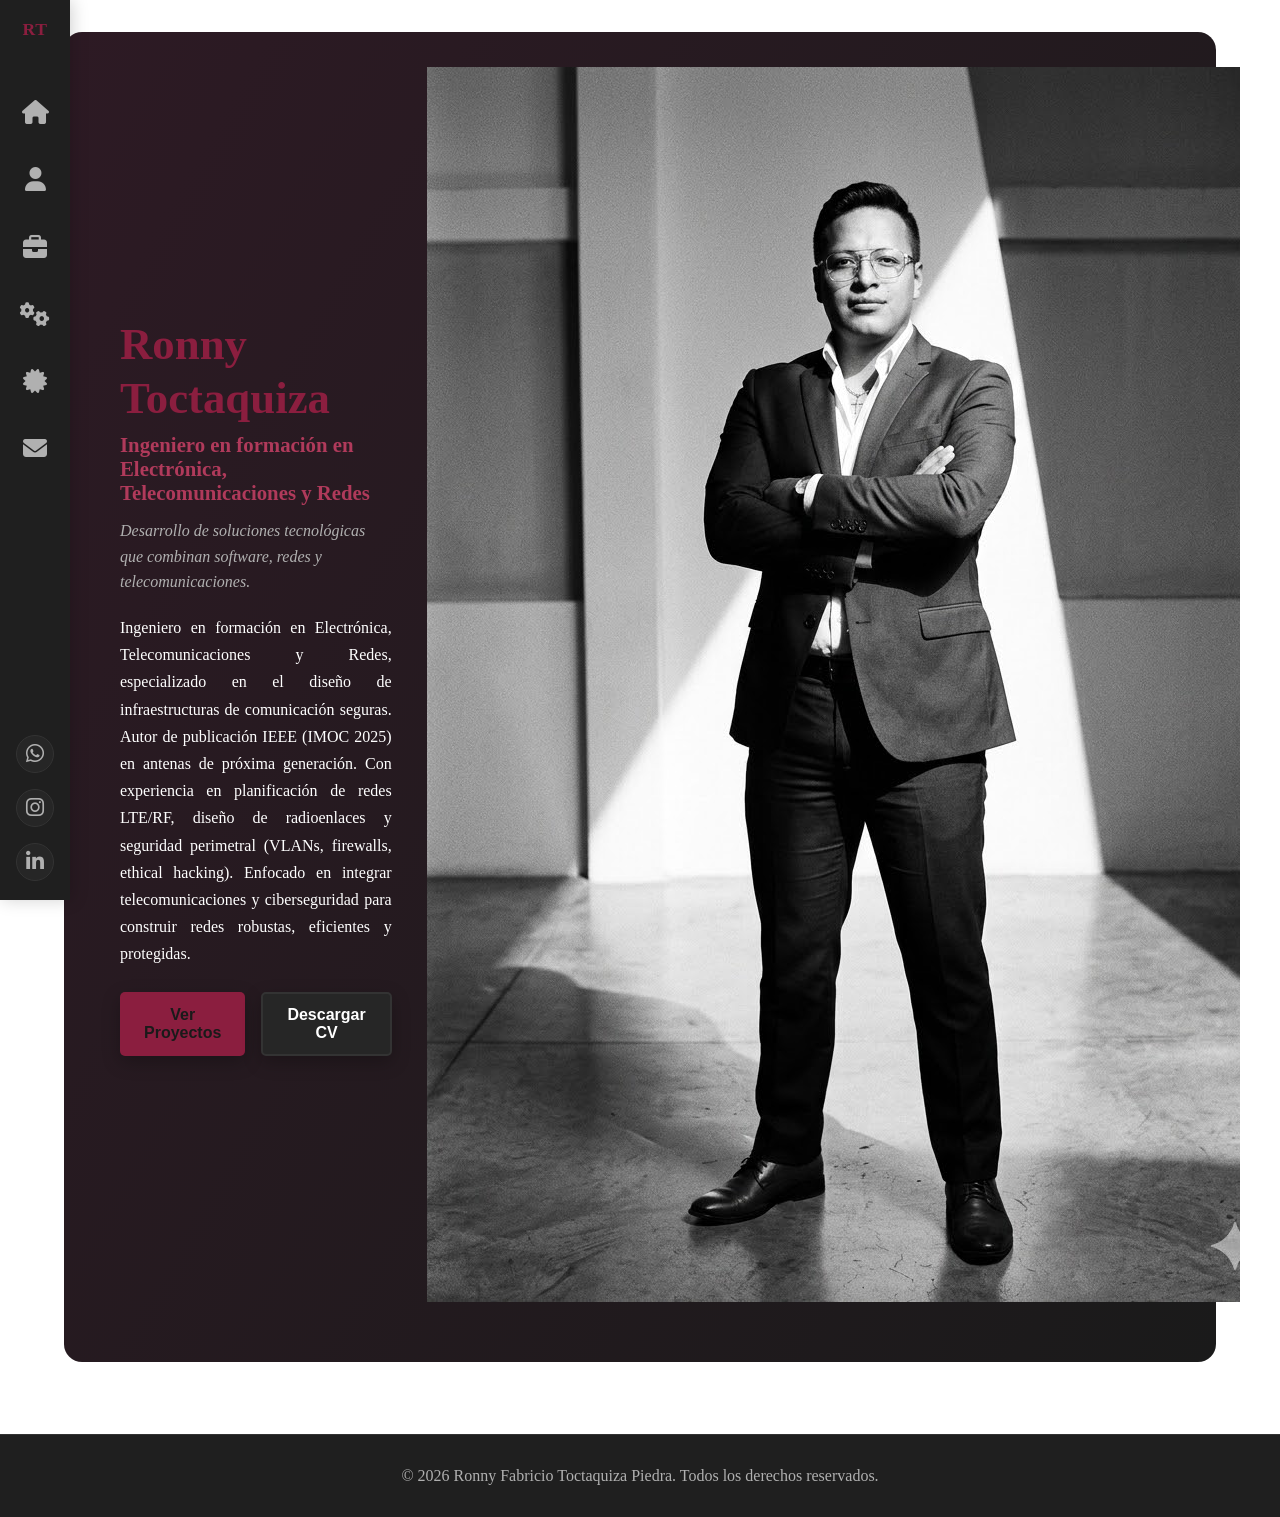
<file: index.html>
<!DOCTYPE html>
<html lang="es">
<head>
    <meta charset="UTF-8">
    <meta name="viewport" content="width=device-width, initial-scale=1.0">
    <meta name="description" content="Portafolio profesional de Ronny Fabricio Toctaquiza Piedra. Proyectos, experiencia, certificaciones y contacto. Ingeniero en Telecomunicaciones, desarrollador de software y redes.">
    <meta name="keywords" content="portafolio, Ronny Toctaquiza, ingeniero, telecomunicaciones, software, redes, proyectos, certificaciones, Ecuador, desarrollador, tecnología">
    <meta name="author" content="Ronny Fabricio Toctaquiza Piedra">
    <title>Mi Portafolio | Ronny Toctaquiza</title>
    <link rel="stylesheet" href="style.css">
    <link rel="preconnect" href="https://fonts.googleapis.com">
    <link rel="preconnect" href="https://fonts.gstatic.com" crossorigin>
    <link href="https://fonts.googleapis.com/css2?family=Fira+Code:wght@400;600&display=swap" rel="stylesheet">
    <link rel="stylesheet" href="https://cdnjs.cloudflare.com/ajax/libs/font-awesome/6.4.0/css/all.min.css">
</head>
<body>
    <!-- Botón de cambio de tema eliminado -->
    <div class="container">
        <!-- Panel lateral de navegación -->
        <aside class="side-panel">
            <div class="side-panel-brand">
                <h1 class="brand-name" id="nombreHeader"></h1>
            </div>
            <nav class="side-nav">
                <a href="#" class="side-nav-link" data-seccion="inicio" title="Inicio">
                    <i class="fas fa-home"></i>
                    <span class="side-nav-label">Inicio</span>
                </a>
                <a href="#" class="side-nav-link" data-seccion="historia" title="Sobre mí">
                    <i class="fas fa-user"></i>
                    <span class="side-nav-label">Sobre mí</span>
                </a>
                <a href="#" class="side-nav-link" data-seccion="proyectos" title="Proyectos">
                    <i class="fas fa-briefcase"></i>
                    <span class="side-nav-label">Proyectos</span>
                </a>
                <a href="#" class="side-nav-link" data-seccion="tecnologias" title="Tecnologías">
                    <i class="fas fa-cogs"></i>
                    <span class="side-nav-label">Tecnologías</span>
                </a>
                <a href="#" class="side-nav-link" data-seccion="certificados" title="Certificaciones">
                    <i class="fas fa-certificate"></i>
                    <span class="side-nav-label">Certificaciones</span>
                </a>
                <a href="#" class="side-nav-link" data-seccion="contacto" title="Contacto">
                    <i class="fas fa-envelope"></i>
                    <span class="side-nav-label">Contacto</span>
                </a>
            </nav>
            <div class="side-panel-social">
                <a href="#" id="whatsappLink" target="_blank" title="WhatsApp" class="social-link">
                    <i class="fab fa-whatsapp"></i>
                </a>
                <a href="#" id="instagramLink" target="_blank" title="Instagram" class="social-link">
                    <i class="fab fa-instagram"></i>
                </a>
                <a href="#" id="linkedinLink" target="_blank" title="LinkedIn" class="social-link">
                    <i class="fab fa-linkedin-in"></i>
                </a>
            </div>
        </aside>

        <!-- Main Content -->
        <main class="main-content">
            
            <!-- Sección Inicio -->
            <section id="inicio" class="seccion active">
                <div class="hero-inicio">
                    <div class="hero-inicio-left">
                        <h1 id="nombreCompleto" class="hero-nombre"></h1>
                        <p id="subtituloProf" class="hero-subtitulo"></p>
                        <p id="fraseBranding" class="hero-branding"></p>
                        <p id="resumenTexto" class="hero-descripcion"></p>
                        <div class="botones-inicio">
                            <button class="btn btn-primary" onclick="irSeccion('proyectos')">Ver Proyectos</button>
                            <button class="btn btn-secondary" onclick="descargarCV()">Descargar CV</button>
                        </div>
                    </div>
                    <div class="hero-inicio-right">
                        <img src="./imagenes/perfil2.jpg" alt="Foto de perfil" class="perfil-foto-inicio">
                    </div>
                </div>
            </section>

            <!-- Sección Historia - Sobre Mí -->
            <section id="historia" class="seccion">
                <div class="seccion-content">
                    <h2 id="historiaTitle"></h2>
                    <p id="historiaTexto" class="descripcion-general"></p>
                    <div class="timeline">
                        <div id="timelineContainer"></div>
                    </div>
                </div>
            </section>

            <!-- Sección Proyectos -->
            <section id="proyectos" class="seccion">
                <div class="seccion-content">
                    <h2>Proyectos Destacados</h2>
                    <div class="proyectos-grid" id="proyectosContainer"></div>
                </div>
            </section>

            <!-- Sección Logros (antes de certificados) -->
            <section id="logros" class="seccion" style="display: none;">
                <div class="seccion-content">
                    <h2 id="logrosTitle"></h2>
                    <div class="logros-grid" id="logrosContainer"></div>
                </div>
            </section>

            <!-- Sección Certificados -->
            <section id="certificados" class="seccion">
                <div class="seccion-content">
                    <h2 id="certificadosTitle"></h2>
                    <div class="certificados-grid" id="certificadosContainer"></div>
                </div>
            </section>

            <!-- Sección Contacto -->
            <section id="contacto" class="seccion">
                <div class="seccion-content">
                    <h2 id="contactoTitle"></h2>
                    <p id="contactoDesc" class="descripcion-general"></p>
                    <div class="contacto-container">
                        <!-- Contacto Izquierdo -->
                        <div class="contacto-left">
                            <div class="contacto-section">
                                <div class="contacto-box">
                                    <div class="contacto-item">
                                        <i class="fas fa-envelope contacto-icon"></i>
                                        <div>
                                            <h3>Email</h3>
                                            <a href="mailto:master.chief.roy@gmail.com" id="contactoEmail"></a>
                                        </div>
                                    </div>
                                    <div class="contacto-item">
                                        <i class="fas fa-phone contacto-icon"></i>
                                        <div>
                                            <h3>Teléfono</h3>
                                            <a href="tel:+593994498363" id="contactoTel"></a>
                                        </div>
                                    </div>
                                </div>
                                <div class="contacto-redes">
                                    <h3>Conecta Conmigo</h3>
                                    <div class="social-grid">
                                        <a href="#" id="contactoWhatsapp" target="_blank" class="social-contacto">
                                            <i class="fab fa-whatsapp"></i>
                                            <span>WhatsApp</span>
                                        </a>
                                        <a href="#" id="contactoInstagram" target="_blank" class="social-contacto">
                                            <i class="fab fa-instagram"></i>
                                            <span>Instagram</span>
                                        </a>
                                        <a href="#" id="contactoLinkedin" target="_blank" class="social-contacto">
                                            <i class="fab fa-linkedin-in"></i>
                                            <span>LinkedIn</span>
                                        </a>
                                    </div>
                                </div>
                            </div>
                        </div>

                        <!-- Terminal Derecha -->
                        <div class="contacto-right">
                            <div class="terminal-container">
                                <div class="hero-terminal" aria-label="Terminal interactiva">
                                    <div class="terminal-header">
                                        <span class="term-dot red"></span>
                                        <span class="term-dot yellow"></span>
                                        <span class="term-dot green"></span>
                                        <span class="term-title">~/portafolio</span>
                                    </div>
                                    <pre class="terminal-body" id="terminalBody" aria-live="polite">Cargando terminal...</pre>
                                </div>
                            </div>
                        </div>
                    </div>
                </div>
            </section>

            <!-- Sección Herramientas -->
            <section id="tecnologias" class="seccion">
                <div class="seccion-content">
                    <h2>Tecnologías</h2>
                    <div class="herramientas-grid" id="herramientasContainer"></div>
                </div>
            </section>

        </main>

        <!-- Footer -->
        <footer class="footer">
            <p>&copy; 2026 Ronny Fabricio Toctaquiza Piedra. Todos los derechos reservados.</p>
        </footer>
    </div>

    <!-- Botón Back to Top -->
    <button id="backToTop" class="back-to-top" aria-label="Volver arriba" title="Volver arriba">
        <i class="fas fa-arrow-up"></i>
    </button>

    <!-- Modal para certificados -->
    <div id="certificadoModal" class="modal-overlay">
        <div class="modal-content certificado-modal">
            <button class="modal-close" id="modalClose" aria-label="Cerrar modal de certificado">&times;</button>
            <div class="certificado-modal-header">
                <div class="certificado-seal">
                    <i class="fas fa-award certificado-seal-icon"></i>
                </div>
                <h2 class="certificado-modal-title" id="modalTitle"></h2>
                <div class="certificado-ribbon">
                    <span>Certificado</span>
                </div>
            </div>
            <div class="certificado-modal-body">
                <div class="certificado-modal-icon" id="modalIcon"></div>
                <div class="certificado-modal-details">
                    <div class="certificado-modal-meta">
                        <div class="meta-item">
                            <strong>Plataforma:</strong> <span id="modalPlataforma"></span>
                        </div>
                        <div class="meta-item">
                            <strong>Año:</strong> <span id="modalFecha"></span>
                        </div>
                    </div>
                    <div class="certificado-modal-description">
                        <p id="modalDescription"></p>
                    </div>
                </div>
            </div>
            <div class="certificado-modal-footer">
                <div class="certificado-signature">
                    <div class="signature-line"></div>
                    <span class="signature-text">Certificado Oficial</span>
                </div>
            </div>
        </div>
    </div>

    <script src="script.js"></script>
<script>
// Tema claro/oscuro global
const themeBtn = document.getElementById('themeToggleBtn');
const prefersDark = window.matchMedia('(prefers-color-scheme: dark)').matches;
function setTheme(dark) {
    if (dark) {
        document.body.classList.remove('light');
        localStorage.setItem('theme', 'dark');
        themeBtn.innerHTML = '<i class="fas fa-moon"></i>';
    } else {
        document.body.classList.add('light');
        localStorage.setItem('theme', 'light');
        themeBtn.innerHTML = '<i class="fas fa-sun"></i>';
    }
}
function toggleTheme() {
    setTheme(!document.body.classList.contains('light'));
}
themeBtn.addEventListener('click', toggleTheme);
// Inicializar tema
const saved = localStorage.getItem('theme');
if (saved === 'light') setTheme(false);
else if (saved === 'dark') setTheme(true);
else setTheme(prefersDark);
</script>
</body>
</html>
</file>
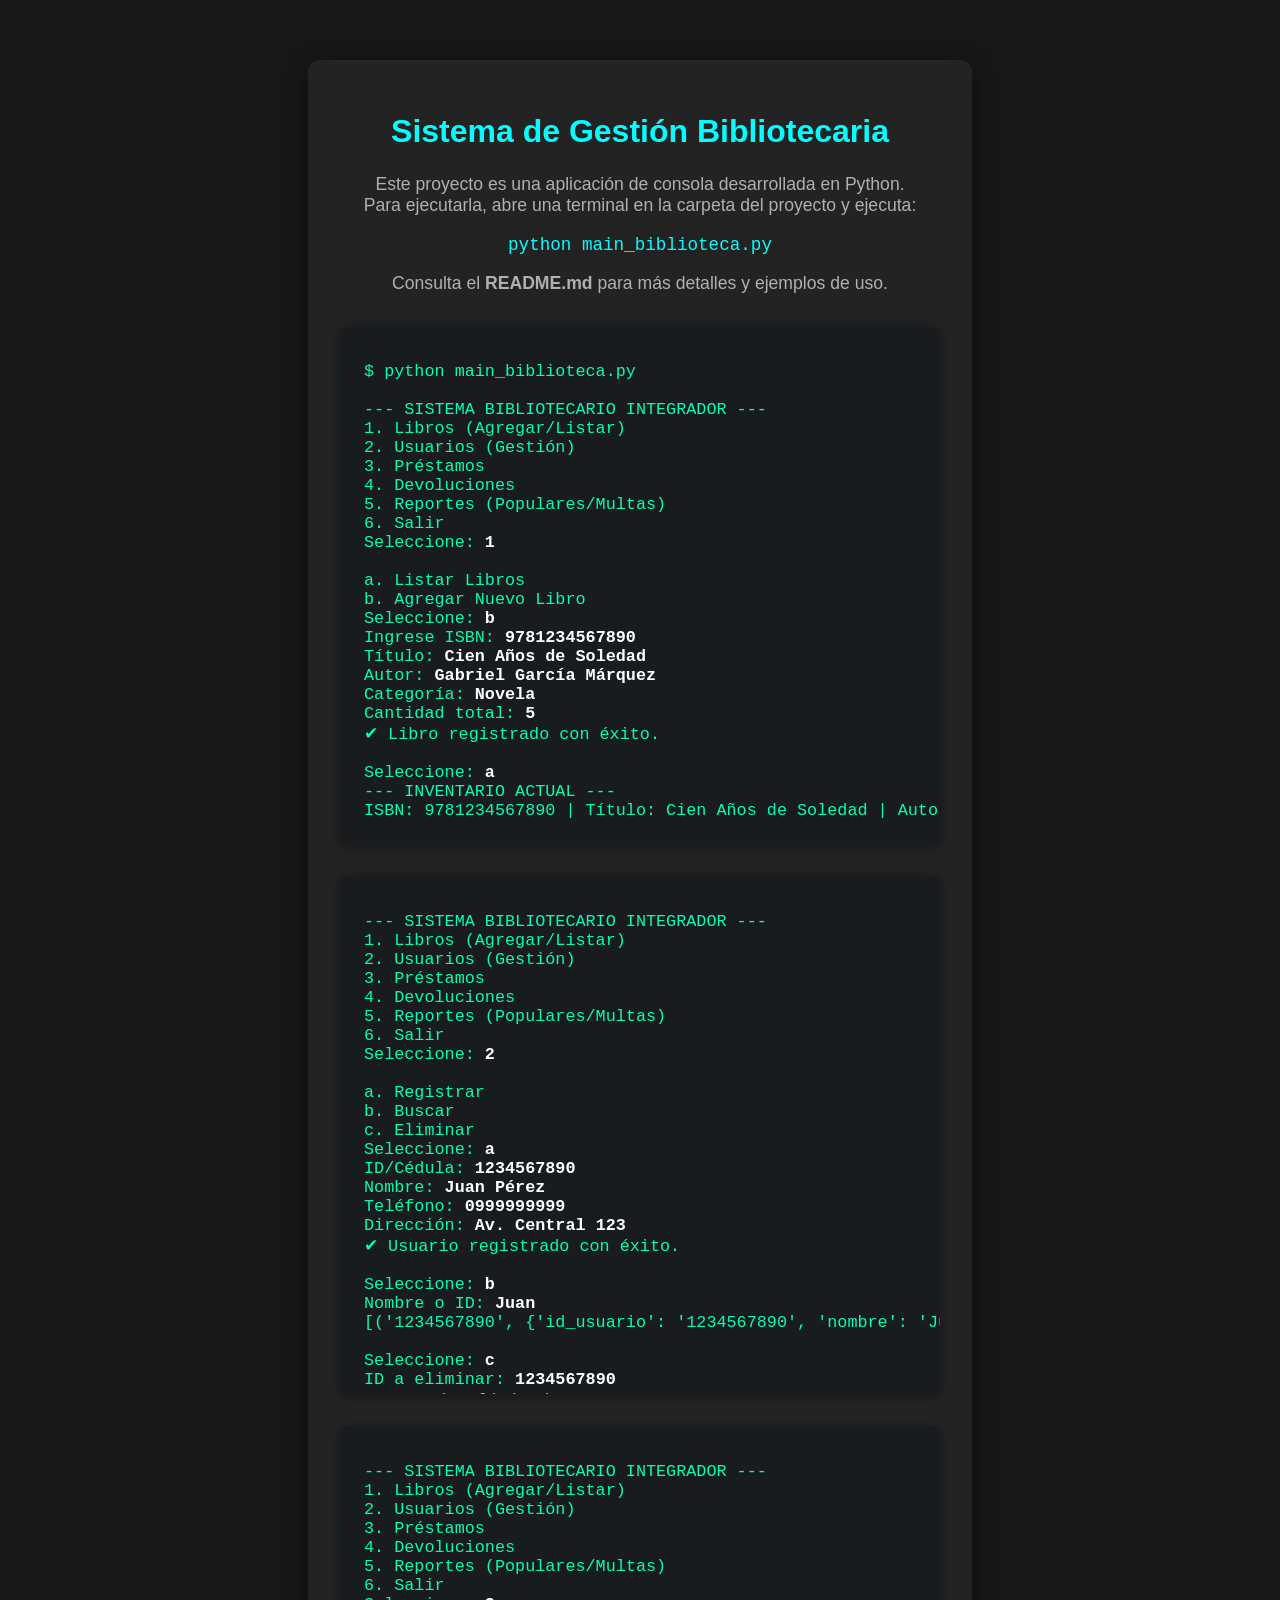
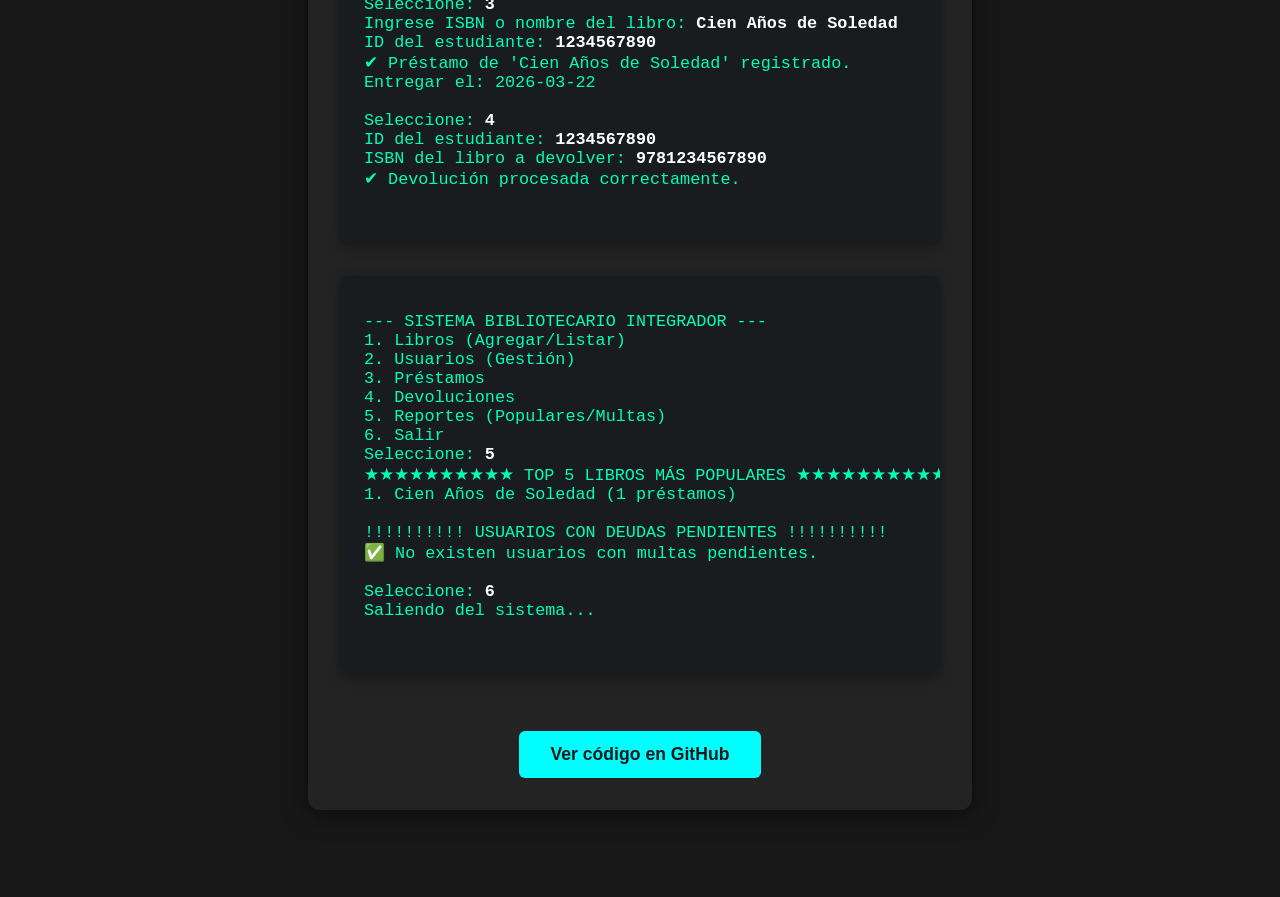
<file: proyectos/biblioteca/index.html>
<!DOCTYPE html>
<html lang="es">
<head>
    <meta charset="UTF-8">
    <meta name="viewport" content="width=device-width, initial-scale=1.0">
    <title>Sistema de Gestión Bibliotecaria</title>
    <style>
        body { font-family: Arial, sans-serif; background: #181818; color: #fff; margin: 0; padding: 0; }
        .container { max-width: 600px; margin: 60px auto; background: #232323; border-radius: 12px; box-shadow: 0 4px 24px #0008; padding: 2rem; text-align: center; }
        h1 { color: #00ffff; }
        .info { margin: 1.5rem 0; font-size: 1.1rem; color: #b0b0b0; }
        .btn { display: inline-block; margin-top: 2rem; padding: 0.8rem 2rem; background: #00ffff; color: #181818; border: none; border-radius: 6px; font-size: 1.1rem; font-weight: bold; cursor: pointer; text-decoration: none; transition: background 0.2s; }
        .btn:hover { background: #00bcbc; }
        code { background: #222; color: #00ffff; padding: 0.2rem 0.5rem; border-radius: 4px; }
        .sim-console {
            background: #181c1f;
            color: #00ffb7;
            text-align: left;
            border-radius: 8px;
            padding: 1.2rem 1.5rem;
            margin: 2rem 0 1.5rem 0;
            font-size: 1.05rem;
            box-shadow: 0 2px 12px #0006;
            overflow-x: auto;
            max-height: 480px;
        }
        .sim-console .cmd {
            color: #fff;
            font-weight: bold;
        }
    </style>
</head>
<body>
    <div class="container">
        <h1>Sistema de Gestión Bibliotecaria</h1>
        <div class="info">
            <p>Este proyecto es una aplicación de consola desarrollada en Python.<br>
            Para ejecutarla, abre una terminal en la carpeta del proyecto y ejecuta:</p>
            <p><code>python main_biblioteca.py</code></p>
            <p>Consulta el <b>README.md</b> para más detalles y ejemplos de uso.</p>
        </div>
        <div class="sim-console" id="simConsole">
            <pre>
$ python main_biblioteca.py

--- SISTEMA BIBLIOTECARIO INTEGRADOR ---
1. Libros (Agregar/Listar)
2. Usuarios (Gestión)
3. Préstamos
4. Devoluciones
5. Reportes (Populares/Multas)
6. Salir
Seleccione: <span class="cmd">1</span>

a. Listar Libros
b. Agregar Nuevo Libro
Seleccione: <span class="cmd">b</span>
Ingrese ISBN: <span class="cmd">9781234567890</span>
Título: <span class="cmd">Cien Años de Soledad</span>
Autor: <span class="cmd">Gabriel García Márquez</span>
Categoría: <span class="cmd">Novela</span>
Cantidad total: <span class="cmd">5</span>
✔ Libro registrado con éxito.

Seleccione: <span class="cmd">a</span>
--- INVENTARIO ACTUAL ---
ISBN: 9781234567890 | Título: Cien Años de Soledad | Autor: Gabriel García Márquez | Stock: 5
            </pre>
        </div>
        <div class="sim-console" id="simConsole2">
            <pre>
--- SISTEMA BIBLIOTECARIO INTEGRADOR ---
1. Libros (Agregar/Listar)
2. Usuarios (Gestión)
3. Préstamos
4. Devoluciones
5. Reportes (Populares/Multas)
6. Salir
Seleccione: <span class="cmd">2</span>

a. Registrar
b. Buscar
c. Eliminar
Seleccione: <span class="cmd">a</span>
ID/Cédula: <span class="cmd">1234567890</span>
Nombre: <span class="cmd">Juan Pérez</span>
Teléfono: <span class="cmd">0999999999</span>
Dirección: <span class="cmd">Av. Central 123</span>
✔ Usuario registrado con éxito.

Seleccione: <span class="cmd">b</span>
Nombre o ID: <span class="cmd">Juan</span>
[('1234567890', {'id_usuario': '1234567890', 'nombre': 'Juan Pérez', 'tel': '0999999999', 'direccion': 'Av. Central 123', 'multas': 0.0, 'libros_prestados': []})]

Seleccione: <span class="cmd">c</span>
ID a eliminar: <span class="cmd">1234567890</span>
✔ Usuario eliminado.
            </pre>
        </div>
        <div class="sim-console" id="simConsole3">
            <pre>
--- SISTEMA BIBLIOTECARIO INTEGRADOR ---
1. Libros (Agregar/Listar)
2. Usuarios (Gestión)
3. Préstamos
4. Devoluciones
5. Reportes (Populares/Multas)
6. Salir
Seleccione: <span class="cmd">3</span>
Ingrese ISBN o nombre del libro: <span class="cmd">Cien Años de Soledad</span>
ID del estudiante: <span class="cmd">1234567890</span>
✔ Préstamo de 'Cien Años de Soledad' registrado.
Entregar el: 2026-03-22

Seleccione: <span class="cmd">4</span>
ID del estudiante: <span class="cmd">1234567890</span>
ISBN del libro a devolver: <span class="cmd">9781234567890</span>
✔ Devolución procesada correctamente.
            </pre>
        </div>
        <div class="sim-console" id="simConsole4">
            <pre>
--- SISTEMA BIBLIOTECARIO INTEGRADOR ---
1. Libros (Agregar/Listar)
2. Usuarios (Gestión)
3. Préstamos
4. Devoluciones
5. Reportes (Populares/Multas)
6. Salir
Seleccione: <span class="cmd">5</span>
★★★★★★★★★★ TOP 5 LIBROS MÁS POPULARES ★★★★★★★★★★
1. Cien Años de Soledad (1 préstamos)

!!!!!!!!!! USUARIOS CON DEUDAS PENDIENTES !!!!!!!!!!
✅ No existen usuarios con multas pendientes.

Seleccione: <span class="cmd">6</span>
Saliendo del sistema...
            </pre>
        </div>
        <a class="btn" href="https://github.com/master-chief-roy/sistema-biblioteca-python" target="_blank">Ver código en GitHub</a>
    </div>
</body>
</html>
</file>
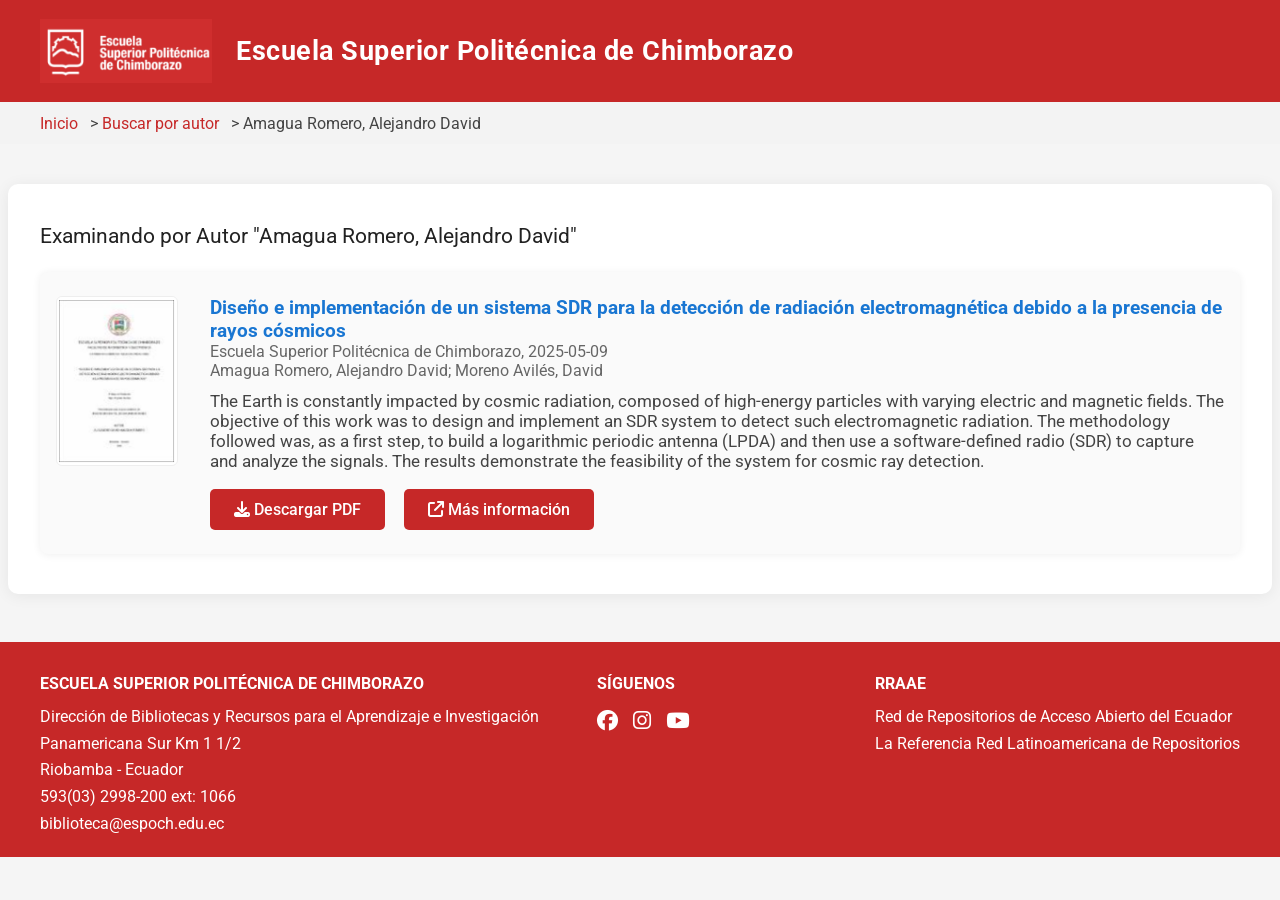
<file: proyectos/rayos-cosmicos/index.html>
<!DOCTYPE html>
<html lang="es">
<head>
    <meta charset="UTF-8">
    <meta name="viewport" content="width=device-width, initial-scale=1.0">
    <title>Diseño e implementación de un sistema SDR para la detección de radiación electromagnética debido a la presencia de rayos cósmicos</title>
    <link rel="preconnect" href="https://fonts.googleapis.com">
    <link rel="preconnect" href="https://fonts.gstatic.com" crossorigin>
    <link href="https://fonts.googleapis.com/css2?family=Roboto:wght@400;700&display=swap" rel="stylesheet">
    <style>
        body { margin: 0; font-family: 'Roboto', Arial, sans-serif; background: #f5f5f5; color: #222; }
        .espoch-header { background: #c62828; color: #fff; padding: 1.2rem 0 1.2rem 0; }
        .espoch-header .container { display: flex; align-items: center; max-width: 1200px; margin: 0 auto; }
        .espoch-logo { height: 64px; margin-right: 1.5rem; }
        .espoch-title { font-size: 1.7rem; font-weight: 700; letter-spacing: 0.5px; }
        .breadcrumb { background: #f3f3f3; color: #444; font-size: 1rem; padding: 0.7rem 0; }
        .breadcrumb .container { max-width: 1200px; margin: 0 auto; }
        .breadcrumb a { color: #c62828; text-decoration: none; margin-right: 0.5rem; }
        .breadcrumb a:hover { text-decoration: underline; }
        .main-content { max-width: 1200px; margin: 2.5rem auto 2rem auto; background: #fff; border-radius: 10px; box-shadow: 0 2px 16px #0001; padding: 2.5rem 2rem; }
        .result-header { font-size: 1.3rem; color: #222; margin-bottom: 1.5rem; }
        .result-box { display: flex; gap: 2rem; align-items: flex-start; background: #fafafa; border-radius: 8px; box-shadow: 0 1px 8px #0001; padding: 1.5rem 1rem; }
        .result-img { width: 120px; min-width: 100px; border: 1px solid #eee; border-radius: 6px; background: #fff; }
        .result-info { flex: 1; }
        .result-title { font-size: 1.18rem; color: #1976d2; font-weight: 700; margin-bottom: 0.5rem; text-decoration: none; }
        .result-meta { color: #666; font-size: 0.98rem; margin-bottom: 0.7rem; }
        .result-abstract { color: #444; font-size: 1.05rem; margin-bottom: 1.1rem; }
        .result-actions { display: flex; gap: 1.2rem; }
        .result-btn { background: #c62828; color: #fff; border: none; border-radius: 5px; padding: 0.7rem 1.5rem; font-size: 1rem; font-weight: 500; text-decoration: none; transition: background 0.2s; }
        .result-btn:hover { background: #a31515; }
        .footer-espoch { background: #c62828; color: #fff; padding: 2rem 0 1.2rem 0; margin-top: 3rem; }
        .footer-espoch .container { max-width: 1200px; margin: 0 auto; display: flex; flex-wrap: wrap; justify-content: space-between; gap: 2rem; }
        .footer-block { min-width: 220px; }
        .footer-title { font-weight: 700; margin-bottom: 0.7rem; }
        .footer-contact { font-size: 0.98rem; line-height: 1.7; }
        .footer-social { margin-top: 1rem; }
        .footer-social a { color: #fff; margin-right: 0.7rem; font-size: 1.3rem; text-decoration: none; }
        .footer-social a:hover { color: #ffd166; }
        @media (max-width: 800px) { .main-content, .footer-espoch .container, .espoch-header .container, .breadcrumb .container { padding: 0 1rem; } .result-box { flex-direction: column; align-items: stretch; } }
    </style>
    <link rel="stylesheet" href="https://cdnjs.cloudflare.com/ajax/libs/font-awesome/6.4.0/css/all.min.css">
</head>
<body>
    <header class="espoch-header">
        <div class="container">
            <img src="logo-espoch.png" alt="Logo ESPOCH" class="espoch-logo">
            <span class="espoch-title">Escuela Superior Politécnica de Chimborazo</span>
        </div>
    </header>
    <nav class="breadcrumb">
        <div class="container">
            <a href="#">Inicio</a> &gt; <a href="#">Buscar por autor</a> &gt; <span>Amagua Romero, Alejandro David</span>
        </div>
    </nav>
    <main class="main-content">
        <div class="result-header">Examinando por Autor "Amagua Romero, Alejandro David"</div>
        <div class="result-box">
            <img src="portada-tesis.png" alt="Portada Tesis" class="result-img">
            <div class="result-info">
                <span class="result-title" onclick="window.open('detalle.html', '_blank')" style="cursor:pointer;">Diseño e implementación de un sistema SDR para la detección de radiación electromagnética debido a la presencia de rayos cósmicos</span>
                <div class="result-meta">Escuela Superior Politécnica de Chimborazo, 2025-05-09<br>Amagua Romero, Alejandro David; Moreno Avilés, David</div>
                <div class="result-abstract">The Earth is constantly impacted by cosmic radiation, composed of high-energy particles with varying electric and magnetic fields. The objective of this work was to design and implement an SDR system to detect such electromagnetic radiation. The methodology followed was, as a first step, to build a logarithmic periodic antenna (LPDA) and then use a software-defined radio (SDR) to capture and analyze the signals. The results demonstrate the feasibility of the system for cosmic ray detection.</div>
                <div class="result-actions">
                    <a href="./rayos.cosmicos.pdf" class="result-btn" target="_blank"><i class="fa-solid fa-download"></i> Descargar PDF</a>
                    <a href="https://dspace.espoch.edu.ec/items/17bed05a-56c5-4e5b-9334-eca94a9ac959" class="result-btn" target="_blank"><i class="fa-solid fa-arrow-up-right-from-square"></i> Más información</a>
                </div>
            </div>
        </div>
    </main>
    <footer class="footer-espoch">
        <div class="container">
            <div class="footer-block">
                <div class="footer-title">ESCUELA SUPERIOR POLITÉCNICA DE CHIMBORAZO</div>
                <div class="footer-contact">
                    Dirección de Bibliotecas y Recursos para el Aprendizaje e Investigación<br>
                    Panamericana Sur Km 1 1/2<br>
                    Riobamba - Ecuador<br>
                    593(03) 2998-200 ext: 1066<br>
                    biblioteca@espoch.edu.ec
                </div>
            </div>
            <div class="footer-block">
                <div class="footer-title">SÍGUENOS</div>
                <div class="footer-social">
                    <a href="https://www.facebook.com/ESPOCHoficial" target="_blank"><i class="fab fa-facebook"></i></a>
                    <a href="https://www.instagram.com/espoch_oficial/" target="_blank"><i class="fab fa-instagram"></i></a>
                    <a href="https://www.youtube.com/user/ESPOCHoficial" target="_blank"><i class="fab fa-youtube"></i></a>
                </div>
            </div>
            <div class="footer-block">
                <div class="footer-title">RRAAE</div>
                <div class="footer-contact">
                    Red de Repositorios de Acceso Abierto del Ecuador<br>
                    La Referencia Red Latinoamericana de Repositorios
                </div>
            </div>
        </div>
    </footer>
</body>
</html>
</file>
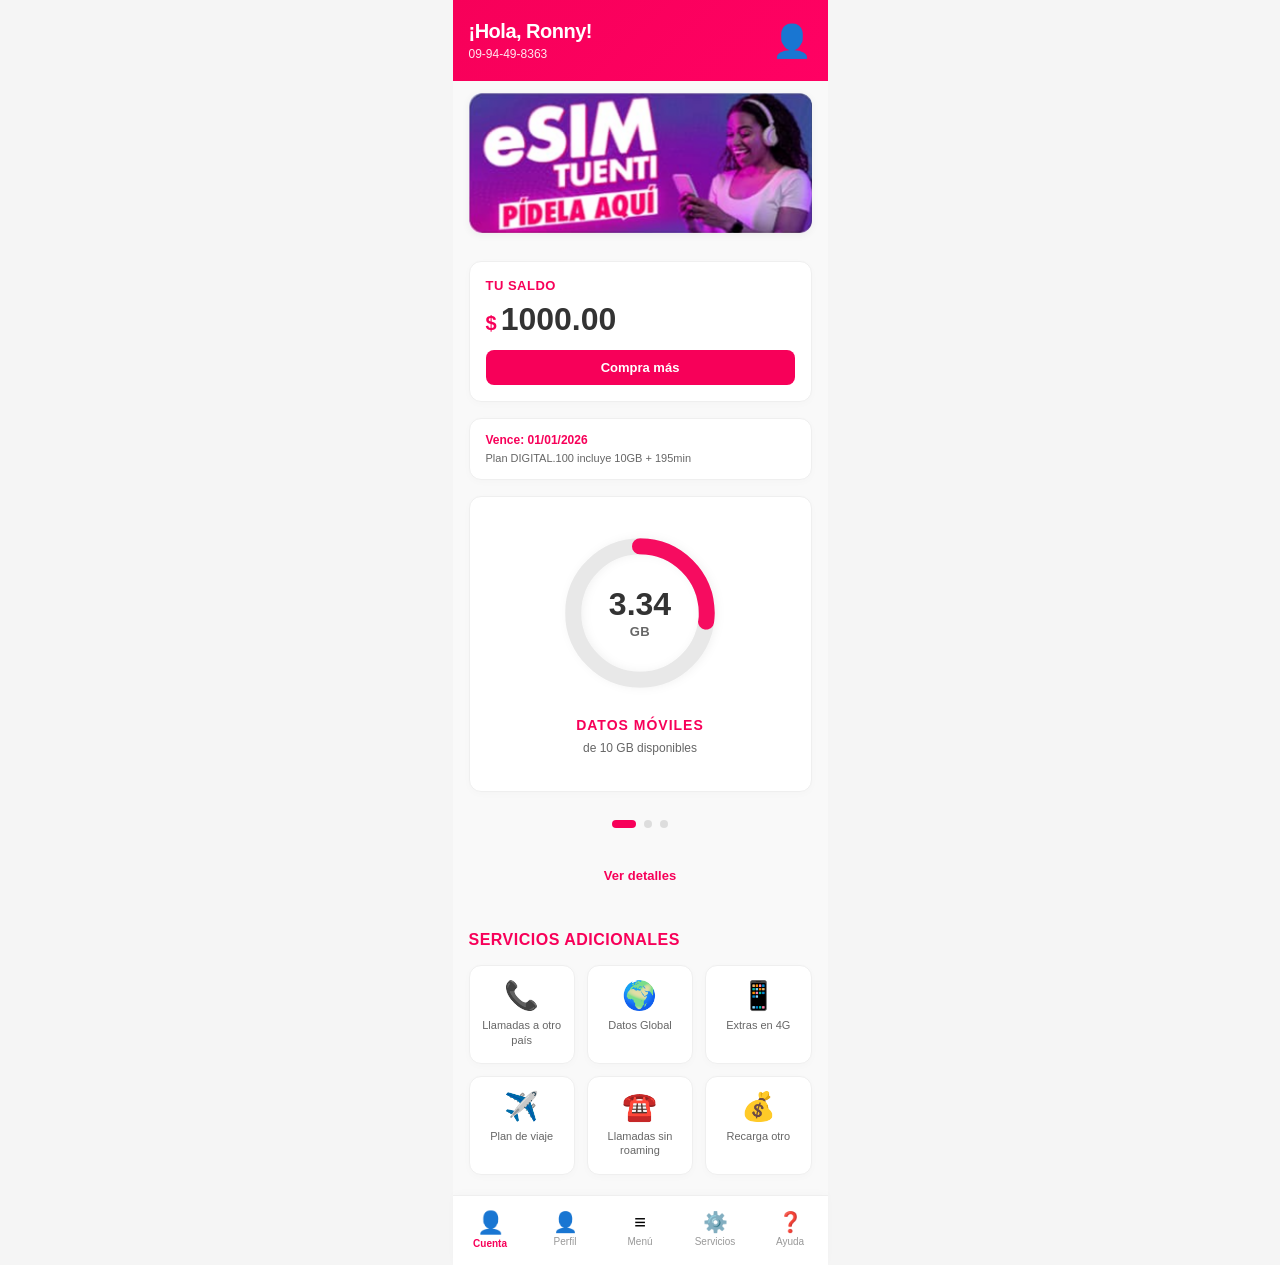
<file: proyectos/tuenti/index.html>
<!DOCTYPE html>
<html lang="es">
<head>
    <meta charset="UTF-8">
    <meta name="viewport" content="width=device-width, initial-scale=1.0">
    <title>Tuenti - Aplicación Social</title>
    <link rel="stylesheet" href="https://cdnjs.cloudflare.com/ajax/libs/font-awesome/6.4.0/css/all.min.css">
    <link rel="stylesheet" href="style.css">
</head>
<body>
    <main class="app">
        <!-- SECTION HEADER -->
        <section class="header">
            <div class="cont-header">
                <div class="titulo">
                    <h1>¡Hola, Ronny!</h1>
                    <p class="phone-number">09-94-49-8363</p>
                </div>
                <div class="num-icon">👤</div>
            </div>
        </section>

        <!-- SECTION ANUNCIOS -->
        <section class="anuncios">
            <div class="carousel-container">
                <div class="carousel-wrapper">
                    <div class="carousel-slide">
                        <a href="#paquetes">
                            <img src="img/anuncio.png" alt="Anuncio 1">
                        </a>
                    </div>
                    <div class="carousel-slide">
                        <a href="#paquetes">
                            <img src="img/anuncio.png" alt="Anuncio 2">
                        </a>
                    </div>
                    <div class="carousel-slide">
                        <a href="#paquetes">
                            <img src="img/anuncio.png" alt="Anuncio 3">
                        </a>
                    </div>
                </div>
            </div>
        </section>

        <!-- SECTION CARTA -->
        <section class="carta">
            <!-- CONTENEDOR 1: SALDO -->
            <div class="saldo-card">
                <div class="saldo-header">
                    <h3>Tu saldo</h3>
                </div>
                <div class="saldo-amount">
                    <span class="currency">$</span>
                    <span class="amount">1000.00</span>
                </div>
                <button class="btn-compra">Compra más</button>
            </div>

            <!-- CONTENEDOR 2: VENCIMIENTO -->
            <div class="vence-info">
                <p>Vence: 01/01/2026</p>
                <p class="package-info">Plan DIGITAL.100 incluye 10GB + 195min</p>
            </div>

            <!-- CONTENEDOR 3: CARRUSEL DE USO CON CIRCLES -->
            <div class="usage-carousel-container">
                <div class="usage-carousel-wrapper">
                    <!-- Slide 1: DATOS -->
                    <div class="usage-carousel-slide active">
                        <div class="usage-item-large">
                            <div class="circular-progress-large">
                                <svg viewBox="0 0 120 120">
                                    <circle cx="60" cy="60" r="50" class="progress-bg"></circle>
                                    <circle cx="60" cy="60" r="50" class="progress-bar" style="stroke-dasharray: 85, 314;"></circle>
                                </svg>
                                <div class="usage-text-large">
                                    <span class="usage-value-large">3.34</span>
                                    <span class="usage-unit-large">GB</span>
                                </div>
                            </div>
                            <div class="usage-info">
                                <p class="usage-label-large">DATOS MÓVILES</p>
                                <p class="usage-detail">de 10 GB disponibles</p>
                            </div>
                        </div>
                    </div>

                    <!-- Slide 2: VOZ -->
                    <div class="usage-carousel-slide">
                        <div class="usage-item-large">
                            <div class="circular-progress-large">
                                <svg viewBox="0 0 120 120">
                                    <circle cx="60" cy="60" r="50" class="progress-bg"></circle>
                                    <circle cx="60" cy="60" r="50" class="progress-bar voz" style="stroke-dasharray: 126, 314;"></circle>
                                </svg>
                                <div class="usage-text-large">
                                    <span class="usage-value-large">163</span>
                                    <span class="usage-unit-large">min</span>
                                </div>
                            </div>
                            <div class="usage-info">
                                <p class="usage-label-large">LLAMADAS</p>
                                <p class="usage-detail">de 195 minutos disponibles</p>
                            </div>
                        </div>
                    </div>

                    <!-- Slide 3: MENSAJES -->
                    <div class="usage-carousel-slide">
                        <div class="usage-item-large">
                            <div class="circular-progress-large">
                                <svg viewBox="0 0 120 120">
                                    <circle cx="60" cy="60" r="50" class="progress-bg"></circle>
                                    <circle cx="60" cy="60" r="50" class="progress-bar sms" style="stroke-dasharray: 71, 314;"></circle>
                                </svg>
                                <div class="usage-text-large">
                                    <span class="usage-value-large">45</span>
                                    <span class="usage-unit-large">SMS</span>
                                </div>
                            </div>
                            <div class="usage-info">
                                <p class="usage-label-large">MENSAJES</p>
                                <p class="usage-detail">de 200 mensajes disponibles</p>
                            </div>
                        </div>
                    </div>
                </div>
            </div>

            <!-- CONTENEDOR 4: INDICADORES DE PUNTOS -->
            <div class="carousel-indicators">
                <div class="indicator-dot active" data-slide="0"></div>
                <div class="indicator-dot" data-slide="1"></div>
                <div class="indicator-dot" data-slide="2"></div>
            </div>

            <!-- CONTENEDOR 5: VER DETALLES -->
            <a href="#" class="ver-detalles">Ver detalles</a>
        </section>

        <!-- SECTION SERVICIOS -->
        <section class="servicios">
            <h2>Servicios Adicionales</h2>
            <div class="servicios-grid">
                <div class="servicio-item">
                    <div class="servicio-icon">📞</div>
                    <p>Llamadas a otro país</p>
                </div>
                <div class="servicio-item">
                    <div class="servicio-icon">🌍</div>
                    <p>Datos Global</p>
                </div>
                <div class="servicio-item">
                    <div class="servicio-icon">📱</div>
                    <p>Extras en 4G</p>
                </div>
                <div class="servicio-item">
                    <div class="servicio-icon">✈️</div>
                    <p>Plan de viaje</p>
                </div>
                <div class="servicio-item">
                    <div class="servicio-icon">☎️</div>
                    <p>Llamadas sin roaming</p>
                </div>
                <div class="servicio-item">
                    <div class="servicio-icon">💰</div>
                    <p>Recarga otro</p>
                </div>
            </div>
        </section>

        <!-- SECTION MENU-NAV -->
        <section class="menu-nav">
            <nav class="bottom-nav">
                <button class="nav-item active">
                    <span class="nav-icon">👤</span>
                    <span class="nav-label">Cuenta</span>
                </button>
                <button class="nav-item">
                    <span class="nav-icon">👤</span>
                    <span class="nav-label">Perfil</span>
                </button>
                <button class="nav-item">
                    <span class="nav-icon">≡</span>
                    <span class="nav-label">Menú</span>
                </button>
                <button class="nav-item">
                    <span class="nav-icon">⚙️</span>
                    <span class="nav-label">Servicios</span>
                </button>
                <button class="nav-item">
                    <span class="nav-icon">❓</span>
                    <span class="nav-label">Ayuda</span>
                </button>
            </nav>
        </section>

    <script src="script.js"></script>
</body>
</html>
</file>
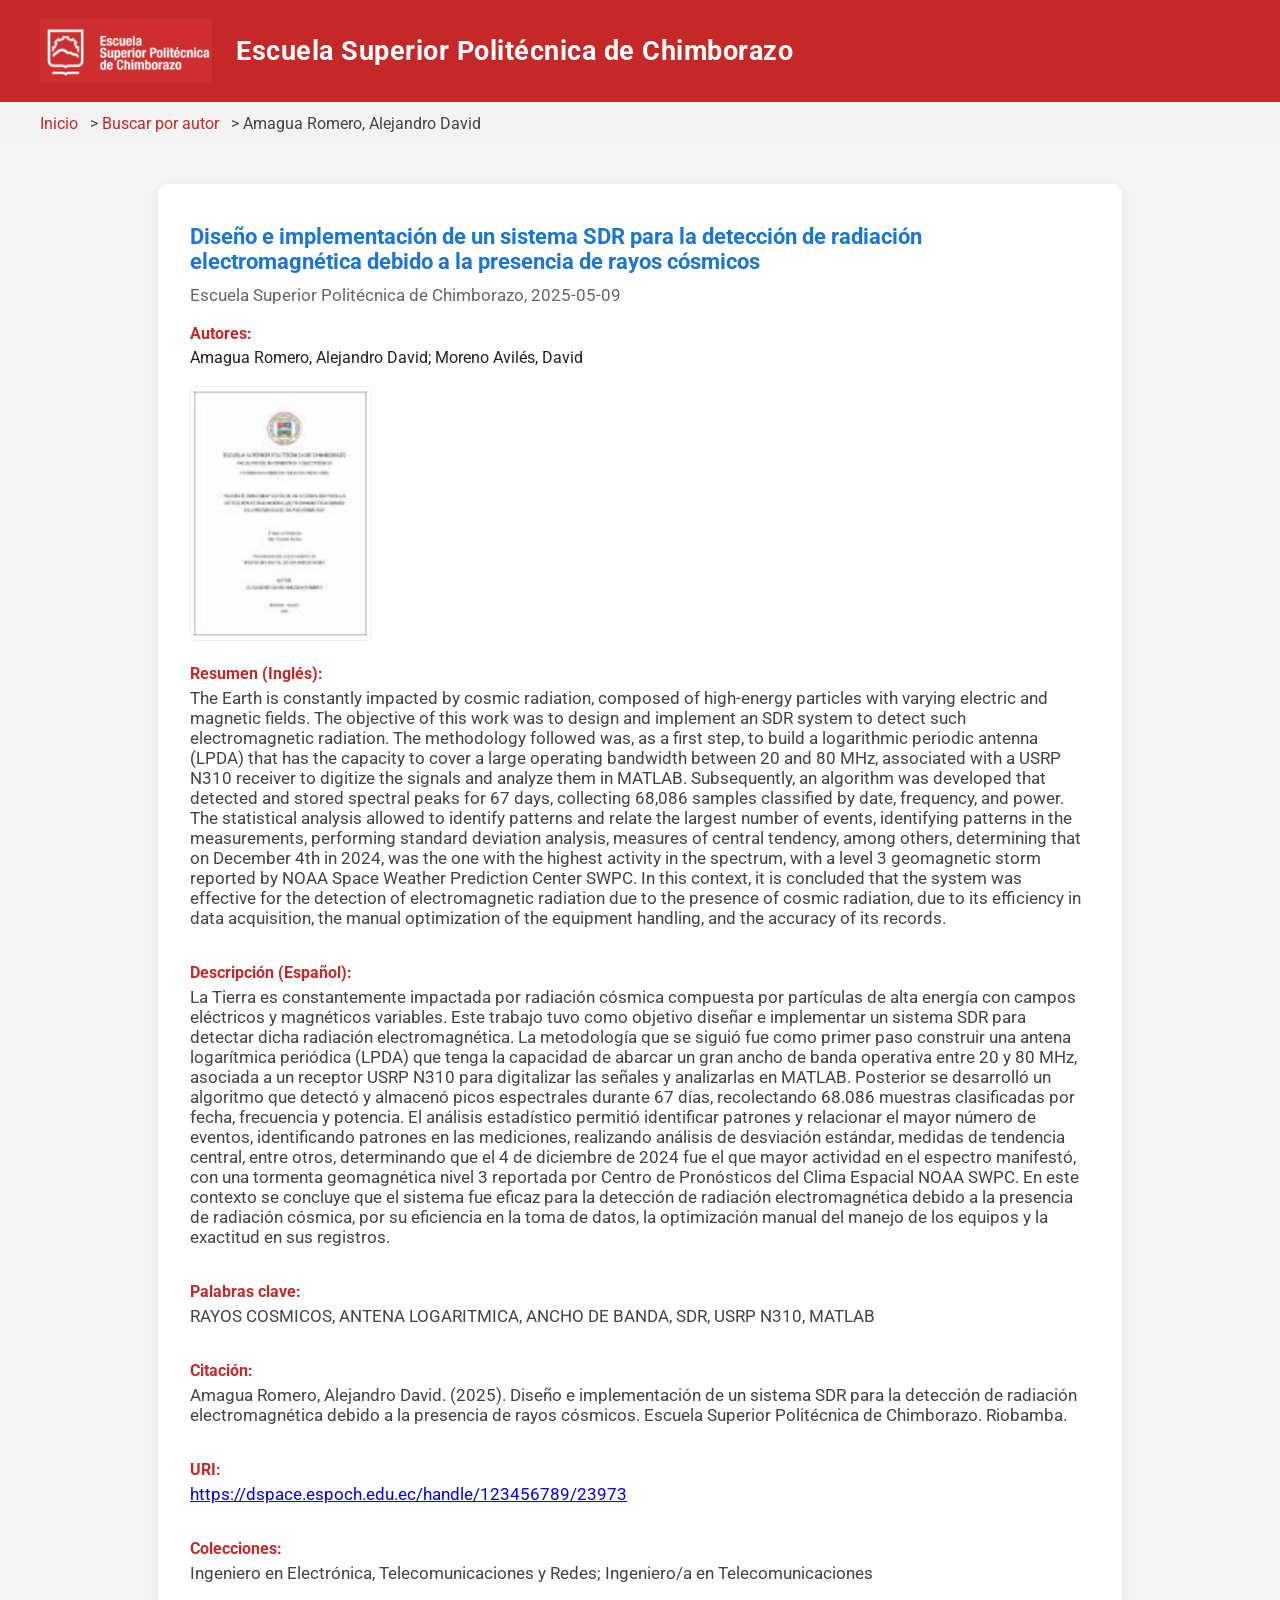
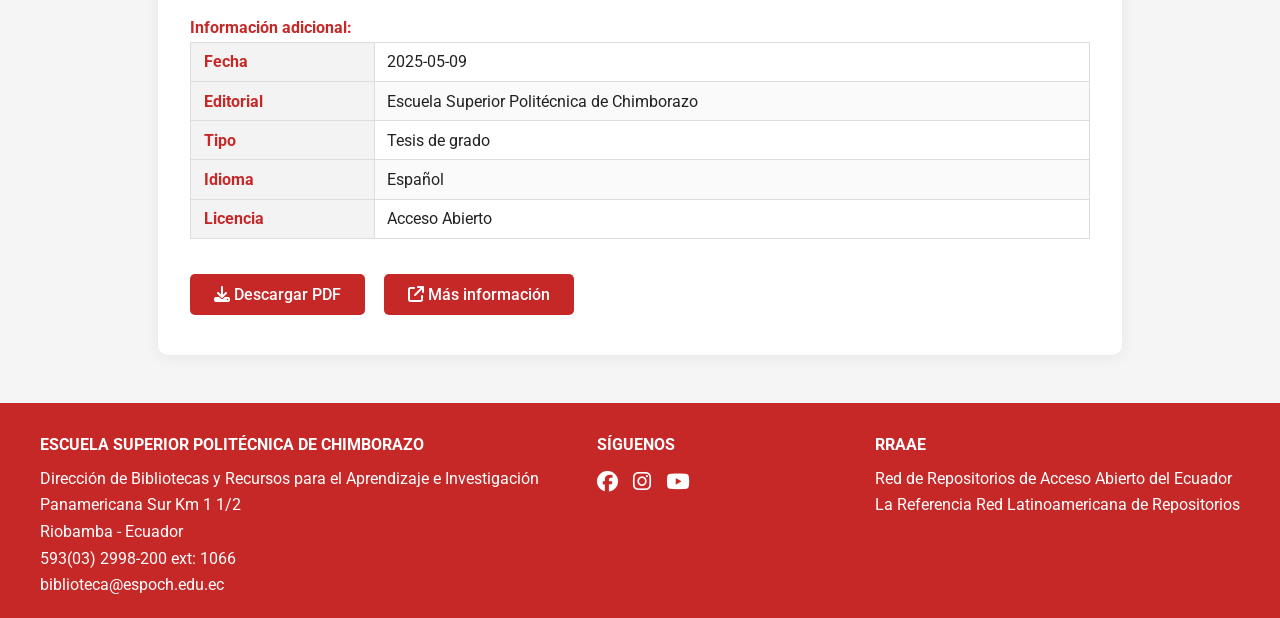
<file: proyectos/rayos-cosmicos/detalle.html>
<!DOCTYPE html>
<html lang="es">
<head>
    <meta charset="UTF-8">
    <meta name="viewport" content="width=device-width, initial-scale=1.0">
    <title>Diseño e implementación de un sistema SDR para la detección de radiación electromagnética debido a la presencia de rayos cósmicos</title>
    <link rel="preconnect" href="https://fonts.googleapis.com">
    <link rel="preconnect" href="https://fonts.gstatic.com" crossorigin>
    <link href="https://fonts.googleapis.com/css2?family=Roboto:wght@400;700&display=swap" rel="stylesheet">
    <style>
        body { margin: 0; font-family: 'Roboto', Arial, sans-serif; background: #f5f5f5; color: #222; }
        .espoch-header { background: #c62828; color: #fff; padding: 1.2rem 0 1.2rem 0; }
        .espoch-header .container { display: flex; align-items: center; max-width: 1200px; margin: 0 auto; }
        .espoch-logo { height: 64px; margin-right: 1.5rem; }
        .espoch-title { font-size: 1.7rem; font-weight: 700; letter-spacing: 0.5px; }
        .breadcrumb { background: #f3f3f3; color: #444; font-size: 1rem; padding: 0.7rem 0; }
        .breadcrumb .container { max-width: 1200px; margin: 0 auto; }
        .breadcrumb a { color: #c62828; text-decoration: none; margin-right: 0.5rem; }
        .breadcrumb a:hover { text-decoration: underline; }
        .main-content { max-width: 900px; margin: 2.5rem auto 2rem auto; background: #fff; border-radius: 10px; box-shadow: 0 2px 16px #0001; padding: 2.5rem 2rem; }
        .detail-title { font-size: 1.35rem; color: #1976d2; font-weight: 700; margin-bottom: 0.7rem; }
        .detail-meta { color: #666; font-size: 1.05rem; margin-bottom: 1.2rem; }
        .detail-section { margin-bottom: 2.2rem; }
        .detail-label { color: #c62828; font-weight: 700; margin-bottom: 0.3rem; display: block; }
        .detail-abstract { color: #444; font-size: 1.08rem; margin-bottom: 1.1rem; }
        .detail-btns { display: flex; gap: 1.2rem; margin-top: 1.5rem; }
        .result-btn { background: #c62828; color: #fff; border: none; border-radius: 5px; padding: 0.7rem 1.5rem; font-size: 1rem; font-weight: 500; text-decoration: none; transition: background 0.2s; }
        .result-btn:hover { background: #a31515; }
        .detail-img { width: 180px; border: 1px solid #eee; border-radius: 6px; background: #fff; margin-bottom: 1.2rem; }
        .detail-authors { margin-bottom: 1.2rem; }
        .detail-table { width: 100%; border-collapse: collapse; margin-bottom: 2rem; }
        .detail-table th, .detail-table td { border: 1px solid #ddd; padding: 0.6rem 0.8rem; text-align: left; }
        .detail-table th { background: #f3f3f3; color: #c62828; }
        .detail-table tr:nth-child(even) { background: #fafafa; }
        .footer-espoch { background: #c62828; color: #fff; padding: 2rem 0 1.2rem 0; margin-top: 3rem; }
        .footer-espoch .container { max-width: 1200px; margin: 0 auto; display: flex; flex-wrap: wrap; justify-content: space-between; gap: 2rem; }
        .footer-block { min-width: 220px; }
        .footer-title { font-weight: 700; margin-bottom: 0.7rem; }
        .footer-contact { font-size: 0.98rem; line-height: 1.7; }
        .footer-social { margin-top: 1rem; }
        .footer-social a { color: #fff; margin-right: 0.7rem; font-size: 1.3rem; text-decoration: none; }
        .footer-social a:hover { color: #ffd166; }
        @media (max-width: 800px) { .main-content, .footer-espoch .container, .espoch-header .container, .breadcrumb .container { padding: 0 1rem; } }
    </style>
    <link rel="stylesheet" href="https://cdnjs.cloudflare.com/ajax/libs/font-awesome/6.4.0/css/all.min.css">
</head>
<body>
    <header class="espoch-header">
        <div class="container">
            <img src="logo-espoch.png" alt="Logo ESPOCH" class="espoch-logo">
            <span class="espoch-title">Escuela Superior Politécnica de Chimborazo</span>
        </div>
    </header>
    <nav class="breadcrumb">
        <div class="container">
            <a href="#">Inicio</a> &gt; <a href="#">Buscar por autor</a> &gt; <span>Amagua Romero, Alejandro David</span>
        </div>
    </nav>
    <main class="main-content">
        <div class="detail-title">Diseño e implementación de un sistema SDR para la detección de radiación electromagnética debido a la presencia de rayos cósmicos</div>
        <div class="detail-meta">Escuela Superior Politécnica de Chimborazo, 2025-05-09</div>
        <div class="detail-authors"><span class="detail-label">Autores:</span> Amagua Romero, Alejandro David; Moreno Avilés, David</div>
        <img src="portada-tesis.png" alt="Portada Tesis" class="detail-img">
        <div class="detail-section">
            <span class="detail-label">Resumen (Inglés):</span>
            <div class="detail-abstract">The Earth is constantly impacted by cosmic radiation, composed of high-energy particles with varying electric and magnetic fields. The objective of this work was to design and implement an SDR system to detect such electromagnetic radiation. The methodology followed was, as a first step, to build a logarithmic periodic antenna (LPDA) that has the capacity to cover a large operating bandwidth between 20 and 80 MHz, associated with a USRP N310 receiver to digitize the signals and analyze them in MATLAB. Subsequently, an algorithm was developed that detected and stored spectral peaks for 67 days, collecting 68,086 samples classified by date, frequency, and power. The statistical analysis allowed to identify patterns and relate the largest number of events, identifying patterns in the measurements, performing standard deviation analysis, measures of central tendency, among others, determining that on December 4th in 2024, was the one with the highest activity in the spectrum, with a level 3 geomagnetic storm reported by NOAA Space Weather Prediction Center SWPC. In this context, it is concluded that the system was effective for the detection of electromagnetic radiation due to the presence of cosmic radiation, due to its efficiency in data acquisition, the manual optimization of the equipment handling, and the accuracy of its records.</div>
        </div>
        <div class="detail-section">
            <span class="detail-label">Descripción (Español):</span>
            <div class="detail-abstract">La Tierra es constantemente impactada por radiación cósmica compuesta por partículas de alta energía con campos eléctricos y magnéticos variables. Este trabajo tuvo como objetivo diseñar e implementar un sistema SDR para detectar dicha radiación electromagnética. La metodología que se siguió fue como primer paso construir una antena logarítmica periódica (LPDA) que tenga la capacidad de abarcar un gran ancho de banda operativa entre 20 y 80 MHz, asociada a un receptor USRP N310 para digitalizar las señales y analizarlas en MATLAB. Posterior se desarrolló un algoritmo que detectó y almacenó picos espectrales durante 67 días, recolectando 68.086 muestras clasificadas por fecha, frecuencia y potencia. El análisis estadístico permitió identificar patrones y relacionar el mayor número de eventos, identificando patrones en las mediciones, realizando análisis de desviación estándar, medidas de tendencia central, entre otros, determinando que el 4 de diciembre de 2024 fue el que mayor actividad en el espectro manifestó, con una tormenta geomagnética nivel 3 reportada por Centro de Pronósticos del Clima Espacial NOAA SWPC. En este contexto se concluye que el sistema fue eficaz para la detección de radiación electromagnética debido a la presencia de radiación cósmica, por su eficiencia en la toma de datos, la optimización manual del manejo de los equipos y la exactitud en sus registros.</div>
        </div>
        <div class="detail-section">
            <span class="detail-label">Palabras clave:</span>
            <div class="detail-abstract">RAYOS COSMICOS, ANTENA LOGARITMICA, ANCHO DE BANDA, SDR, USRP N310, MATLAB</div>
        </div>
        <div class="detail-section">
            <span class="detail-label">Citación:</span>
            <div class="detail-abstract">Amagua Romero, Alejandro David. (2025). Diseño e implementación de un sistema SDR para la detección de radiación electromagnética debido a la presencia de rayos cósmicos. Escuela Superior Politécnica de Chimborazo. Riobamba.</div>
        </div>
        <div class="detail-section">
            <span class="detail-label">URI:</span>
            <div class="detail-abstract"><a href="https://dspace.espoch.edu.ec/handle/123456789/23973" target="_blank">https://dspace.espoch.edu.ec/handle/123456789/23973</a></div>
        </div>
        <div class="detail-section">
            <span class="detail-label">Colecciones:</span>
            <div class="detail-abstract">Ingeniero en Electrónica, Telecomunicaciones y Redes; Ingeniero/a en Telecomunicaciones</div>
        </div>
        <div class="detail-section">
            <span class="detail-label">Información adicional:</span>
            <table class="detail-table">
                <tr><th>Fecha</th><td>2025-05-09</td></tr>
                <tr><th>Editorial</th><td>Escuela Superior Politécnica de Chimborazo</td></tr>
                <tr><th>Tipo</th><td>Tesis de grado</td></tr>
                <tr><th>Idioma</th><td>Español</td></tr>
                <tr><th>Licencia</th><td>Acceso Abierto</td></tr>
            </table>
        </div>
        <div class="detail-btns">
            <a href="./rayos.cosmicos.pdf" class="result-btn" target="_blank"><i class="fa-solid fa-download"></i> Descargar PDF</a>
            <a href="https://dspace.espoch.edu.ec/items/17bed05a-56c5-4e5b-9334-eca94a9ac959" class="result-btn" target="_blank"><i class="fa-solid fa-arrow-up-right-from-square"></i> Más información</a>
        </div>
    </main>
    <footer class="footer-espoch">
        <div class="container">
            <div class="footer-block">
                <div class="footer-title">ESCUELA SUPERIOR POLITÉCNICA DE CHIMBORAZO</div>
                <div class="footer-contact">
                    Dirección de Bibliotecas y Recursos para el Aprendizaje e Investigación<br>
                    Panamericana Sur Km 1 1/2<br>
                    Riobamba - Ecuador<br>
                    593(03) 2998-200 ext: 1066<br>
                    biblioteca@espoch.edu.ec
                </div>
            </div>
            <div class="footer-block">
                <div class="footer-title">SÍGUENOS</div>
                <div class="footer-social">
                    <a href="https://www.facebook.com/ESPOCHoficial" target="_blank"><i class="fab fa-facebook"></i></a>
                    <a href="https://www.instagram.com/espoch_oficial/" target="_blank"><i class="fab fa-instagram"></i></a>
                    <a href="https://www.youtube.com/user/ESPOCHoficial" target="_blank"><i class="fab fa-youtube"></i></a>
                </div>
            </div>
            <div class="footer-block">
                <div class="footer-title">RRAAE</div>
                <div class="footer-contact">
                    Red de Repositorios de Acceso Abierto del Ecuador<br>
                    La Referencia Red Latinoamericana de Repositorios
                </div>
            </div>
        </div>
    </footer>
</body>
</html>
</file>
<file: style.css>
/* ...existing code... */

html, body {
    max-width: 100vw;
    overflow-x: hidden !important;
}

body {
    width: 100vw;
    overflow-x: hidden !important;
}


.main-content, .seccion-content, .proyectos-grid, .logros-grid, .certificados-grid, .herramientas-grid, .categoria-grid {
    width: 100%;
    max-width: 1200px;
    margin-left: auto;
    margin-right: auto;
    overflow-x: hidden;
    box-sizing: border-box;
    padding-left: 1.5vw;
    padding-right: 1.5vw;
}

.proyecto-card, .logro-card, .certificado-card, .skill-card {
    max-width: 100% !important;
    width: 100% !important;
    margin-left: 0 !important;
    margin-right: 0 !important;
    box-sizing: border-box;
}

@media (max-width: 700px) {
    html, body {
        max-width: 100vw;
        overflow-x: hidden !important;
    }
    .side-panel {
        width: 36px !important;
        min-width: 36px !important;
        max-width: 36px !important;
        padding: 0.1rem 0.05rem !important;
        z-index: 2000;
    }
    .main-content {
        padding-left: 36px !important;
        width: 100vw !important;
        max-width: 100vw !important;
        box-sizing: border-box;
        margin-left: 0 !important;
    }
    .seccion-content, .proyectos-grid, .logros-grid, .certificados-grid, .herramientas-grid, .categoria-grid {
        max-width: 100vw !important;
        width: 100vw !important;
        padding-left: 0.1rem !important;
        padding-right: 0.1rem !important;
        box-sizing: border-box;
        margin-left: 0 !important;
        margin-right: 0 !important;
    }
    .proyectos-grid, .logros-grid, .certificados-grid, .categoria-grid {
        display: grid !important;
        grid-template-columns: 1fr !important;
        gap: 1rem !important;
    }
    .proyecto-card, .logro-card, .certificado-card, .skill-card {
        max-width: 100vw !important;
        width: 100% !important;
        margin-left: 0 !important;
        margin-right: 0 !important;
        box-sizing: border-box !important;
    }
}
/* --- OPTIMIZACIÓN DE CONTENEDORES Y TARJETAS PARA QUE NO SE DESBORDEN --- */

.proyecto-card, .logro-card, .certificado-card, .skill-card {
    max-width: 100%;
    width: 100%;
    box-sizing: border-box;
}
.proyectos-grid, .logros-grid, .certificados-grid, .categoria-grid {
    width: 100%;
    margin-left: 0;
    margin-right: 0;
}
.seccion-content {
    width: 100%;
    margin-left: 0;
    margin-right: 0;
}
@media (max-width: 700px) {
    .main-content, .seccion-content {
        max-width: 100vw;
        width: 100vw;
        overflow-x: hidden;
    }
    .proyectos-grid, .logros-grid, .certificados-grid, .herramientas-grid, .categoria-grid {
        max-width: 100vw;
        width: 100vw;
        overflow-x: hidden;
    }
    .proyecto-card, .logro-card, .certificado-card, .skill-card {
        max-width: 98vw;
        width: 100%;
    }
}
@media (max-width: 700px) {
    .main-content {
        padding-left: 54px !important;
        width: 100%;
        box-sizing: border-box;
        margin-left: 0 !important;
    }
}

@media (max-width: 350px) {
    .main-content {
        padding-left: 44px !important;
        margin-left: 0 !important;
    }
}
/* --- OPTIMIZACIÓN EXTRA PARA 320px --- */
@media (max-width: 350px) {
    .main-content {
        padding: 0.1rem 0.05rem;
    }
    .seccion-content {
        padding: 0.5rem 0.1rem;
        border-radius: 5px;
        box-shadow: 0 1px 4px var(--shadow);
    }
    .hero-inicio {
        padding: 0.1rem 0.05rem;
        gap: 0.3rem;
    }
    .hero-inicio-left {
        gap: 0.3rem;
    }
    .perfil-foto-inicio {
        max-width: 98vw;
        width: 100%;
        border-radius: 6px;
        margin: 0 auto;
    }
    .botones-inicio {
        flex-direction: column;
        gap: 0.3rem;
        margin-top: 0.5rem;
        align-items: stretch;
    }
    .btn-primary, .btn-secondary {
        padding: 0.5rem 0.2rem;
        font-size: 0.95rem;
        width: 100%;
        min-width: 0;
        border-radius: 5px;
    }
    .proyectos-grid, .logros-grid, .certificados-grid, .categoria-grid {
        grid-template-columns: 1fr;
        gap: 0.5rem;
        margin-top: 0.5rem;
    }
    .proyecto-card, .logro-card, .certificado-card, .skill-card {
        padding: 0.5rem 0.2rem;
        border-radius: 6px;
        min-width: 0;
        box-shadow: 0 1px 4px var(--shadow);
    }
    .proyecto-header {
        padding: 0.5rem 0.1rem;
        min-height: 38px;
    }
    .proyecto-imagen {
        height: 70px;
        border-radius: 4px;
    }
    .proyecto-body {
        padding: 0.2rem 0.05rem;
    }
    .proyecto-body h3 {
        font-size: 0.95rem;
        margin-bottom: 0.2rem;
    }
    .proyecto-body p {
        font-size: 0.85rem;
        margin-bottom: 0.3rem;
    }
    .proyecto-tech-tag {
        font-size: 0.7rem;
        padding: 0.1rem 0.3rem;
    }
    .logro-card h3, .certificado-card h3, .skill-name {
        font-size: 0.95rem;
    }
    .logro-card p, .certificado-card p {
        font-size: 0.85rem;
    }
    .categoria-title {
        font-size: 0.95rem;
        margin-bottom: 0.3rem;
    }
    .timeline-content {
        padding: 0.5rem 0.1rem;
        border-radius: 5px;
    }
    .timeline-header {
        gap: 0.2rem;
    }
    .hero-nombre {
        font-size: 1.1rem;
    }
    .hero-subtitulo {
        font-size: 0.85rem;
    }
    .hero-branding, .hero-descripcion {
        font-size: 0.8rem;
    }
}
/* --- PANEL LATERAL DE NAVEGACIÓN --- */
.side-panel {
    position: fixed;
    top: 0;
    left: 0;
    width: 70px;
    height: 100vh;
    background: var(--surface-2);
    display: flex;
    flex-direction: column;
    align-items: center;
    padding: 1.2rem 0.5rem 1.2rem 0.5rem;
    z-index: 2000;
    box-shadow: 2px 0 16px rgba(0,0,0,0.18);
    gap: 1.5rem;
}
.side-panel-brand {
    margin-bottom: 1.5rem;
    width: 100%;
    display: flex;
    align-items: center;
    justify-content: center;
}
.side-panel .brand-name {
    font-size: 1.1rem;
    color: var(--accent);
    text-align: center;
    font-weight: 700;
    letter-spacing: 0.5px;
}
.side-nav {
    display: flex;
    flex-direction: column;
    gap: 1.2rem;
    width: 100%;
    align-items: center;
}
.side-nav-link {
    display: flex;
    flex-direction: column;
    align-items: center;
    justify-content: center;
    color: var(--muted);
    text-decoration: none;
    font-size: 1.5rem;
    padding: 0.5rem 0;
    border-radius: 10px;
    position: relative;
    transition: background 0.2s, color 0.2s;
    width: 48px;
    height: 48px;
}
.side-nav-link.active,
.side-nav-link:hover {
    background: var(--link-hover);
    color: var(--accent);
}
.side-nav-link.active {
    box-shadow: 0 0 0 2px var(--accent);
}
.side-nav-label {
    position: absolute;
    left: 60px;
    top: 50%;
    transform: translateY(-50%);
    background: var(--surface-2);
    color: var(--text);
    padding: 0.25rem 0.8rem;
    border-radius: 6px;
    font-size: 1rem;
    font-weight: 500;
    white-space: nowrap;
    opacity: 0;
    pointer-events: none;
    transition: opacity 0.18s, left 0.18s;
    z-index: 10;
    box-shadow: 0 2px 8px rgba(0,0,0,0.10);
}
.side-nav-link:hover .side-nav-label {
    opacity: 1;
    left: 58px;
}
.side-panel-social {
    margin-top: auto;
    display: flex;
    flex-direction: column;
    gap: 1rem;
    align-items: center;
}
.side-panel-social .social-link {
    font-size: 1.3rem;
    color: var(--muted);
    background: var(--surface);
    border-radius: 50%;
    width: 38px;
    height: 38px;
    display: flex;
    align-items: center;
    justify-content: center;
    transition: background 0.2s, color 0.2s;
}
.side-panel-social .social-link:hover {
    color: var(--accent);
    background: var(--link-hover);
}

/* Ajustar el layout principal para dejar espacio al panel lateral */
.container {
    display: flex;
}
.main-content {
    margin-left: 70px;
    width: calc(100% - 70px);
}
.theme-toggle {
    position: fixed;
    top: 18px;
    right: 32px;
    z-index: 3000;
}

@media (max-width: 700px) {
    .side-panel {
        width: 54px;
        padding: 0.7rem 0.2rem 0.7rem 0.2rem;
    }
    .main-content {
        margin-left: 54px;
        width: calc(100% - 54px);
    }
    .side-nav-link, .side-panel-social .social-link {
        width: 38px;
        height: 38px;
        font-size: 1.1rem;
    }
    .side-nav-label {
        left: 44px;
        font-size: 0.95rem;
        padding: 0.18rem 0.6rem;
    }
    .side-nav-link:hover .side-nav-label,
    .side-nav-link.active .side-nav-label {
        left: 42px;
    }
}
/* --- OPTIMIZACIÓN RESPONSIVE PARA MÓVILES PEQUEÑOS --- */
@media (max-width: 480px) {
    .main-content {
        padding: 0.5rem 0.2rem;
    }
    .seccion-content {
        padding: 1.2rem 0.5rem;
        border-radius: 7px;
        box-shadow: 0 2px 8px var(--shadow);
    }
    .hero-inicio {
        padding: 0.5rem 0.1rem;
        gap: 0.7rem;
        min-height: unset;
    }
    .hero-inicio-left {
        gap: 0.7rem;
    }
    .perfil-foto-inicio {
        max-width: 98vw;
        width: 100%;
        min-width: 0;
        border-radius: 8px;
        margin: 0 auto;
    }
    .botones-inicio {
        flex-direction: column;
        gap: 0.7rem;
        margin-top: 1rem;
        align-items: stretch;
    }
    .btn-primary, .btn-secondary {
        padding: 0.7rem 0.5rem;
        font-size: 1rem;
        width: 100%;
        min-width: 0;
        border-radius: 6px;
    }
    .proyectos-grid, .logros-grid, .certificados-grid, .categoria-grid {
        grid-template-columns: 1fr;
        gap: 1rem;
        margin-top: 1.2rem;
    }
    .proyecto-card, .logro-card, .certificado-card, .skill-card {
        padding: 1rem 0.7rem;
        border-radius: 8px;
        min-width: 0;
        box-shadow: 0 2px 8px var(--shadow);
    }
    .proyecto-header {
        padding: 1.2rem 0.5rem;
        min-height: 70px;
    }
    .proyecto-imagen {
        height: 120px;
        border-radius: 6px;
    }
    .proyecto-body {
        padding: 0.7rem 0.2rem;
    }
    .proyecto-body h3 {
        font-size: 1.1rem;
        margin-bottom: 0.4rem;
    }
    .proyecto-body p {
        font-size: 0.95rem;
        margin-bottom: 0.7rem;
    }
    .proyecto-tech-tag {
        font-size: 0.75rem;
        padding: 0.2rem 0.5rem;
    }
    .logro-card h3, .certificado-card h3, .skill-name {
        font-size: 1.1rem;
    }
    .logro-card p, .certificado-card p {
        font-size: 0.95rem;
    }
    .categoria-title {
        font-size: 1.1rem;
        margin-bottom: 0.7rem;
    }
    .timeline-content {
        padding: 1rem 0.5rem;
        border-radius: 7px;
    }
    .timeline-header {
        gap: 0.5rem;
    }
    .hero-nombre {
        font-size: 1.5rem;
    }
    .hero-subtitulo {
        font-size: 1.05rem;
    }
    .hero-branding, .hero-descripcion {
        font-size: 0.95rem;
    }
}
/* --- RESPONSIVE HERO INICIO --- */
@media (max-width: 900px) {
    .hero-inicio {
        grid-template-columns: 1fr;
        gap: 2.5rem;
        padding: 2.5rem 1rem;
        min-height: unset;
    }
    .hero-inicio-right {
        justify-content: center;
        margin-top: 2rem;
    }
    .perfil-foto-inicio {
        max-width: 320px;
        width: 80vw;
        margin: 0 auto;
        display: block;
    }
}

@media (max-width: 600px) {
    .hero-inicio {
        padding: 1.2rem 0.2rem;
        gap: 1.2rem;
    }
    .perfil-foto-inicio {
        max-width: 95vw;
        width: 100%;
        min-width: 0;
        border-radius: 10px;
    }
}
* {
    margin: 0;
    padding: 0;
    box-sizing: border-box;
}

:root {
    --bg: #1a1a1a;
    --text: #ffffff;
    --muted: #b0b0b0;
    --surface: #262626;
    --surface-2: #1f1f1f;
    --border: #333333;
    --accent: #8B1E3F;
    --accent: #8B1E3F;
    --accent2: #B03A5B;
    --accent3: #D72660;
    --btn-bg: #8B1E3F;
    --btn-bg: #8B1E3F;
    --btn-text: #1a1a1a;
    --link-hover: rgba(0, 255, 255, 0.1);
    --shadow: 0 4px 16px rgba(0, 0, 0, 0.3);
}

body.light {
    --bg: #fff;
    --text: #1a2233;
    --muted: #6b7a90;
    --surface: #f8fafc;
    --surface-2: #f1f5f9;
    --border: #e3e8ef;
    --accent: #8B1E3F;
    --accent2: #B03A5B;
    --accent3: #D72660;
    /* El resto de la paleta se mantiene para fondo claro */
    --card: #fff;
    --card-border: #e3e8ef;
    --btn-bg: #2563eb;
    --btn-text: #fff;
    --link-hover: rgba(37, 99, 235, 0.08);
    --shadow: 0 4px 24px rgba(37, 99, 235, 0.07);
    font-family: 'Segoe UI', 'Inter', 'Roboto', Arial, sans-serif;
}
        --btn-text: #fff;
        --link-hover: rgba(37, 99, 235, 0.08);
        --shadow: 0 4px 24px rgba(37, 99, 235, 0.07);
        font-family: 'Segoe UI', 'Inter', 'Roboto', Arial, sans-serif;

body {
    font-family: -apple-system, BlinkMacSystemFont, 'Segoe UI', Roboto, 'Helvetica Neue', sans-serif;
    color: var(--text);
    background: var(--bg);
    min-height: 100vh;
    line-height: 1.7;
    letter-spacing: 0.15px;
    padding-right: 18px;
}

.container {
    display: flex;
    flex-direction: column;
    min-height: 100vh;
}

/* Header y Navbar */
.header {
    background: var(--surface-2);
    box-shadow: 0 8px 25px var(--shadow);
    border-bottom: 1px solid var(--border);
    position: sticky;
    top: 0;
    z-index: 1000;
}

.navbar {
    display: flex;
    justify-content: space-between;
    align-items: center;
    padding: 1rem 2rem;
    max-width: 100%;
    margin: 0 auto;
    width: 100%;
    gap: 1rem;
}

.nav-brand {
    flex: 0 0 auto;
    min-width: 150px;
}

.brand-name {
    font-size: 1.4rem;
    font-weight: 700;
    color: var(--accent);
    margin: 0;
    letter-spacing: 0.5px;
}

.nav-menu {
    display: flex;
    list-style: none;
    gap: 1.5rem;
    flex: 1;
    justify-content: center;
    align-items: center;
}

.nav-link {
    text-decoration: none;
    color: var(--text);
    font-weight: 500;
    padding: 0.5rem 0.8rem;
    border-radius: 6px;
    transition: all 0.3s ease;
    position: relative;
    white-space: nowrap;
    font-size: 0.95rem;
}

.nav-link:hover,
.nav-link.active {
    color: var(--text);
    background: var(--link-hover);
}

.nav-link:hover {
    color: var(--accent);
    background: var(--link-hover);
}

.nav-link.active {
    color: var(--accent);
    border-bottom: 2px solid var(--accent);
}

/* Social Links */
.social-links {
    display: flex;
    gap: 1.2rem;
    align-items: center;
    flex: 0 0 auto;
    min-width: 120px;
}

.social-link {
    color: var(--text);
    font-size: 1.3rem;
    transition: all 0.3s ease;
    text-decoration: none;
    display: inline-flex;
    align-items: center;
    justify-content: center;
    width: 40px;
    height: 40px;
    border-radius: 50%;
    background: var(--surface);
    border: 1px solid var(--border);
}

.social-link:hover {
    color: var(--bg);
    background: var(--accent);
    transform: scale(1.1) translateY(-3px);
    border-color: var(--accent);
}

.theme-toggle {
    display: inline-flex;
    align-items: center;
    justify-content: center;
    width: 40px;
    height: 40px;
    border-radius: 50%;
    background: var(--surface);
    border: 1px solid var(--border);
    color: var(--text);
    font-size: 1.1rem;
    cursor: pointer;
    transition: all 0.25s ease;
}

.theme-toggle:hover {
    background: var(--accent);
    color: var(--bg);
    transform: scale(1.1) translateY(-2px);
    border-color: var(--accent);
}

.hamburger {
    display: none;
    flex-direction: column;
    cursor: pointer;
}

.hamburger span {
    width: 25px;
    height: 3px;
    background: var(--text);
    margin: 5px 0;
    border-radius: 3px;
    transition: all 0.3s ease;
}

/* Main Content */
.main-content {
    flex: 1;
    max-width: 1200px;
    width: 100%;
    margin: 0 auto;
    padding: 2rem 1.5rem;
}

.seccion {
    display: none;
    animation: fadeIn 0.5s ease-in-out;
}

.seccion.active {
    display: block;
}

@keyframes fadeIn {
    from {
        opacity: 0;
        transform: translateY(20px);
    }
    to {
        opacity: 1;
        transform: translateY(0);
    }
}

.seccion-content {
    background: var(--surface);
    border-radius: 10px;
    padding: 3rem 2rem;
    box-shadow: 0 10px 30px var(--shadow);
    border: 1px solid var(--border);
}

.seccion h2 {
    font-size: 2.5rem;
    margin-bottom: 2rem;
    color: var(--accent);
    text-align: center;
}

.descripcion-general {
    font-size: 1.05rem;
    line-height: 1.8;
    max-width: 900px;
    margin: 0 auto 1.8rem;
    color: var(--muted);
    text-align: center;
    letter-spacing: 0.2px;
}

/* Hero Section - 2 Columnas */
.hero {
    background: var(--card);
    border-radius: 10px;
    padding: 2rem 1.5rem;
    box-shadow: 0 10px 30px var(--shadow);
    border: 1px solid var(--border);
}

.hero-content {
    display: grid;
    grid-template-columns: 1fr 1fr;
    gap: 2rem;
    align-items: center;
}

.hero-text {
    display: flex;
    flex-direction: column;
    justify-content: center;
}

.hero-nombre {
    font-size: 2.8rem;
    color: var(--accent);
    margin-bottom: 0.5rem;
    font-weight: 700;
    line-height: 1.2;
}

.hero-subtitulo {
    font-size: 1.3rem;
    color: var(--accent2);
    font-weight: 600;
    margin-bottom: 0.8rem;
}

.hero-branding {
    font-size: 1rem;
    color: var(--muted);
    margin-bottom: 1.2rem;
    line-height: 1.6;
    font-style: italic;
}

.hero-descripcion {
    font-size: 1rem;
    color: var(--text);
    margin-bottom: 1.5rem;
    line-height: 1.7;
    text-align: justify;
}

.hero-code {
    display: flex;
    justify-content: center;
    align-items: center;
}

.hero-terminal {
    background: rgba(0, 0, 0, 0.65);
    border: 1px solid rgba(255, 255, 255, 0.16);
    border-radius: 16px;
    padding: 1rem;
    width: 100%;
    max-width: 400px;
    box-shadow: 0 12px 30px rgba(0, 0, 0, 0.45);
    position: relative;
    overflow: hidden;
}

.terminal-header {
    display: flex;
    align-items: center;
    gap: 0.5rem;
    margin-bottom: 0.75rem;
    color: rgba(255, 255, 255, 0.75);
    font-size: 0.9rem;
    font-weight: 600;
}

.term-dot {
    width: 11px;
    height: 11px;
    border-radius: 50%;
    display: inline-block;
    box-shadow: 0 0 0 1px rgba(0, 0, 0, 0.4);
}

.term-dot.red { background: #ff5f56; }
.term-dot.yellow { background: #ffbd2e; }
.term-dot.green { background: #27c93f; }

.term-title {
    opacity: 0.8;
}

.terminal-body {
    font-family: 'Fira Code', 'Consolas', 'Courier New', monospace;
    color: rgba(255, 255, 255, 0.9);
    font-size: 0.8rem;
    line-height: 1.4;
    min-height: 120px;
    margin: 0;
    white-space: pre-wrap;
    overflow-wrap: anywhere;
}

.terminal-cursor {
    display: inline-block;
    width: 10px;
    height: 18px;
    background: rgba(255, 255, 255, 0.9);
    margin-left: 2px;
    animation: blinkCursor 0.8s steps(2) infinite;
}

@keyframes blinkCursor {
    0%, 49% { opacity: 1; }
    50%, 100% { opacity: 0; }
}

.botones-inicio {
    display: flex;
    gap: 1rem;
    justify-content: flex-start;
    margin-top: 1.5rem;
}

.btn {
    padding: 0.75rem 1.5rem;
    border: none;
    border-radius: 5px;
    font-size: 1rem;
    cursor: pointer;
    transition: all 0.25s ease;
    font-weight: 600;
    box-shadow: 0 6px 18px rgba(0, 0, 0, 0.25);
}

.btn-primary {
    background: var(--btn-bg);
    color: var(--btn-text);
}

.btn-primary:hover {
    transform: translateY(-3px);
    box-shadow: 0 12px 24px rgba(0, 0, 0, 0.3);
}

.btn-secondary {
    background: var(--surface);
    color: var(--text);
    border: 2px solid var(--border);
}

.btn-secondary:hover {
    background: rgba(255, 255, 255, 0.12);
    color: var(--text);
}

/* Timeline */
.timeline {
    position: relative;
    padding: 2rem 0;
}

.timeline::before {
    content: '';
    position: absolute;
    left: 50%;
    transform: translateX(-50%);
    width: 2px;
    height: 100%;
    background: rgba(255, 255, 255, 0.15);
}

.timeline-item {
    margin-bottom: 2rem;
    position: relative;
}

.timeline-item:nth-child(odd) .timeline-content {
    margin-left: 0;
    margin-right: 52%;
    text-align: right;
}

.timeline-item:nth-child(even) .timeline-content {
    margin-left: 52%;
}

.timeline-marker {
    position: absolute;
    left: 50%;
    top: 0;
    transform: translateX(-50%);
    width: 15px;
    height: 15px;
    background: var(--accent);
    border: 3px solid rgba(0, 255, 255, 0.3);
    border-radius: 50%;
    box-shadow: 0 0 0 3px rgba(0, 255, 255, 0.15);
}

.timeline-content {
    background: var(--surface);
    padding: 1.75rem;
    border-radius: 12px;
    border-left: 3px solid var(--accent);
    border: 1px solid var(--border);
    box-shadow: 0 10px 25px rgba(0, 0, 0, 0.2);
}

.timeline-header {
    display: flex;
    flex-wrap: wrap;
    align-items: baseline;
    gap: 1rem;
    margin-bottom: 1rem;
}

.timeline-content h3 {
    color: var(--accent);
    font-size: 1.4rem;
    margin: 0;
    font-weight: 700;
}

.timeline-content .ano {
    color: var(--accent);
    font-weight: 700;
    letter-spacing: 0.8px;
    white-space: nowrap;
}

.timeline-content .empresa {
    color: var(--text);
    font-weight: 600;
    opacity: 0.85;
}

.timeline-content .descripcion {
    margin: 0;
    color: var(--muted);
    line-height: 1.7;
    margin-top: 0.8rem;
    font-size: 0.98rem;
}

/* Logros Grid */
.logros-grid {
    display: grid;
    grid-template-columns: repeat(auto-fit, minmax(250px, 1fr));
    gap: 2rem;
    margin-top: 2rem;
}

.logro-card {
    background: linear-gradient(135deg, var(--accent) 0%, var(--accent3) 100%);
    padding: 2rem;
    border-radius: 10px;
    text-align: center;
    color: var(--text);
    transition: all 0.3s ease;
    box-shadow: 0 5px 15px rgba(0, 0, 0, 0.25);
}

.logro-card:hover {
    transform: translateY(-10px);
    box-shadow: 0 15px 30px rgba(0, 255, 255, 0.15);
}

.logro-icon {
    font-size: 2.8rem;
    margin-bottom: 1rem;
    color: var(--btn-text);
}

.logro-icon i {
    display: inline-block;
}

.logro-card h3 {
    font-size: 1.5rem;
    margin-bottom: 1rem;
}

.logro-card p {
    font-size: 0.95rem;
    line-height: 1.6;
}

/* Certificados Grid */
.certificados-grid {
    display: grid;
    grid-template-columns: repeat(auto-fit, minmax(280px, 1fr));
    gap: 2rem;
    margin-top: 2rem;
}

.certificado-card {
    background: var(--card);
    border: 2px solid var(--card-border);
    border-radius: 10px;
    padding: 2rem;
    transition: all 0.3s ease;
}

.certificado-card:hover {
    border-color: rgba(124, 92, 255, 0.8);
    box-shadow: 0 10px 25px rgba(124, 92, 255, 0.25);
    transform: translateY(-5px);
}

.certificado-card h3 {
    color: var(--accent2);
    margin: 0.5rem 0 0.75rem;
}

.certificado-header {
    display: flex;
    align-items: center;
    gap: 0.75rem;
}

.certificado-icon {
    font-size: 1.6rem;
    color: var(--accent);
}

.certificado-meta {
    display: flex;
    gap: 1rem;
    margin: 1rem 0;
    flex-wrap: wrap;
}

.certificado-meta span {
    background: rgba(255, 255, 255, 0.06);
    padding: 0.4rem 0.8rem;
    border-radius: 4px;
    font-size: 0.9rem;
    color: var(--muted);
}

.certificado-card p {
    color: var(--text);
    margin-top: 1rem;
}

/* Herramientas / Skills Grid */
.herramientas-grid {
    display: flex;
    flex-direction: column;
    gap: 2.5rem;
    margin-top: 2rem;
}

.herramienta-categoria {
    padding: 1.5rem;
    background: rgba(255, 255, 255, 0.04);
    border: 1px solid var(--border);
    border-radius: 16px;
    box-shadow: 0 12px 25px rgba(0, 0, 0, 0.16);
}

.categoria-title {
    font-size: 1.6rem;
    font-weight: 700;
    color: var(--accent2);
    margin-bottom: 1.25rem;
    letter-spacing: 0.8px;
    text-transform: uppercase;
}

.categoria-grid {
    display: grid;
    grid-template-columns: repeat(4, 1fr);
    gap: 1.5rem;
}

@media (max-width: 1000px) {
    .categoria-grid {
        grid-template-columns: repeat(2, 1fr);
    }
}

@media (max-width: 600px) {
    .categoria-grid {
        grid-template-columns: 1fr;
    }
}

.skill-card {
    background: var(--card);
    border-radius: 15px;
    padding: 2rem;
    transition: all 0.3s ease;
    box-shadow: 0 8px 20px rgba(0, 0, 0, 0.25);
    border: 1px solid var(--border);
    position: relative;
    overflow: hidden;
    opacity: 0;
    transform: translateY(22px);
}

.skill-card.in-view {
    opacity: 1;
    transform: translateY(0);
}

.skill-card::before {
    content: '';
    position: absolute;
    inset: 0;
    linear-gradient(135deg, rgba(0, 255, 255, 0.08), rgba(0, 255, 255, 0.04), rgba(100, 255, 255, 0.06));
    opacity: 0;
    transition: opacity 0.35s ease;
}

.skill-card:hover::before {
    opacity: 1;
}

.skill-header {
    display: flex;
    flex-direction: column;
    align-items: center;
    gap: 0.7rem;
    margin-bottom: 1.5rem;
}

.skill-icon {
    width: 56px;
    height: 56px;
    border-radius: 14px;
    display: flex;
    align-items: center;
    justify-content: center;
    background: rgba(255, 255, 255, 0.1);
    border: 1px solid rgba(255, 255, 255, 0.12);
    color: var(--accent);
    font-size: 1.6rem;
}

.skill-imagen {
    width: 100%;
    height: 100%;
    object-fit: contain;
    border-radius: 14px;
}

.skill-name {
    font-size: 1.25rem;
    font-weight: 700;
    color: var(--text);
    text-align: center;
}

.skill-progress {
    width: 100%;
    height: 10px;
    border-radius: 999px;
    background: rgba(255, 255, 255, 0.1);
    overflow: hidden;
    margin: 1.25rem 0 0.75rem;
}

.skill-bar {
    height: 100%;
    background: linear-gradient(135deg, var(--accent) 0%, var(--accent2) 100%);
    width: 0;
    border-radius: 999px;
    transition: width 1.2s cubic-bezier(0.4, 0, 0.2, 1);
    transform-origin: left;
}

.skill-card:hover .skill-bar {
    animation: pulse-bar 0.6s ease-in-out;
}

.skill-value {
    text-align: center;
    font-weight: 600;
    color: var(--muted);
    transition: color 0.3s ease;
}

.skill-card:hover .skill-value {
    color: var(--accent);
    transform: scale(1.05);
    transition: all 0.3s ease;
}

.skill-card:hover {
    transform: translateY(-6px);
    box-shadow: 0 18px 35px rgba(0, 0, 0, 0.35);
}

/* Proyectos Grid */
.proyectos-grid {
    display: grid;
    grid-template-columns: repeat(auto-fit, minmax(300px, 1fr));
    gap: 2rem;
    margin-top: 2rem;
}

.proyecto-card {
    background: var(--card);
    border: 1px solid var(--card-border);
    border-radius: 10px;
    overflow: hidden;
    transition: all 0.3s ease;
    display: flex;
    flex-direction: column;
    cursor: pointer;
}

.proyecto-card:hover {
    border-color: rgba(0, 255, 255, 0.5);
    box-shadow: 0 15px 40px rgba(0, 255, 255, 0.12);
    transform: translateY(-8px);
}

.proyecto-header {
    background: var(--accent);
    padding: 0.25rem 0.5rem;
    display: flex;
    align-items: center;
    justify-content: center;
    min-height: 10px;
}

.proyecto-icon {
    font-size: 3rem;
    color: var(--btn-text);
}

.proyecto-imagen {
    width: 100%;
    height: 200px;
    object-fit: cover;
    display: block;
}

.proyecto-body {
    padding: 1.5rem;
    flex-grow: 1;
    display: flex;
    flex-direction: column;
}

.proyecto-body h3 {
    color: var(--accent2);
    margin-bottom: 0.8rem;
    font-size: 1.4rem;
}

.proyecto-body p {
    color: var(--muted);
    margin-bottom: 1.2rem;
    line-height: 1.6;
    flex-grow: 1;
}

.proyecto-techs {
    display: flex;
    flex-wrap: wrap;
    gap: 0.5rem;
    margin-bottom: 1rem;
}

.proyecto-tech-tag {
    background: rgba(124, 92, 255, 0.1);
    color: var(--accent);
    padding: 0.3rem 0.8rem;
    border-radius: 20px;
    font-size: 0.8rem;
    border: 1px solid rgba(124, 92, 255, 0.3);
}

.proyecto-btn {
    align-self: flex-start;
}

/* Hero Inicio - Dos Columnas */
.hero-inicio {
    display: grid;
    grid-template-columns: 1.1fr 0.9fr;
    gap: 2.2rem;
    align-items: center;
    min-height: 80vh;
    padding: 2.2rem 3.5rem 3.5rem 3.5rem;
    background: linear-gradient(120deg, #2d1a24 0%, #1a1a1a 100%);
    border-radius: 18px;
    box-shadow: 0 8px 32px var(--shadow);
    margin-bottom: 2.5rem;
}
        grid-template-columns: 1.1fr 0.9fr;
        gap: 4rem;
        align-items: center;
        min-height: 80vh;
        padding: 4.5rem 3.5rem 3.5rem 3.5rem;
        background: linear-gradient(120deg, var(--surface-2) 0%, var(--card) 100%);
        border-radius: 18px;
        box-shadow: 0 8px 32px var(--shadow);
        margin-bottom: 2.5rem;

.hero-inicio-left {
        display: flex;
        flex-direction: column;
        gap: 1.1rem;
        justify-content: center;
        padding-left: 0.5rem;
        position: relative;
        z-index: 2;
        animation: heroLeftUp 1.1s cubic-bezier(.23,1.02,.47,.98) both;
}

@keyframes heroLeftUp {
    0% {
        opacity: 0;
        transform: translateY(80px);
    }
    80% {
        opacity: 1;
        transform: translateY(-12px);
    }
    100% {
        opacity: 1;
        transform: translateY(0);
    }
}

@media (max-width: 900px) {
    .hero-inicio {
        position: relative;
        background: transparent !important;
        box-shadow: none;
        min-height: 70vh;
    }
    .hero-inicio-left {
        position: absolute;
        left: 0;
        right: 0;
        top: 92vw;
        margin: 0 auto;
        width: 92vw;
        max-width: 420px;
        background: rgba(20,20,20,0.82);
        backdrop-filter: blur(6px);
        border-radius: 18px;
        box-shadow: 0 8px 32px var(--shadow);
        padding: 2.2rem 1.2rem 1.2rem 1.2rem;
        z-index: 2;
        animation: heroLeftUp 1.1s cubic-bezier(.23,1.02,.47,.98) both;
    }
    #inicio {
        background: url('./imagenes/perfil2.jpg') center 60px/cover no-repeat;
        min-height: 100vh;
        position: relative;
    }
}
}
        gap: 1.6rem;
        padding-left: 0.5rem;

.hero-inicio-right {
    display: flex;
    align-items: center;
    justify-content: flex-end;
    padding-right: 1.2rem;
}

@media (max-width: 900px) {
    .hero-inicio-right {
        display: none !important;
    }
    #inicio {
        background: url('./imagenes/perfil2.jpg') center 60px/cover no-repeat;
        min-height: 100vh;
        position: relative;
    }
    /* El fondo transparente solo se aplica cuando el left se superpone y el right está oculto */
    .hero-inicio {
        background: transparent !important;
        box-shadow: none;
    }
}
}
        padding-right: 1.2rem;

.perfil-foto-inicio {
    width: 100%;
    max-width: 370px;
    height: auto;
    object-fit: cover;
    border-radius: 18px;
    box-shadow: 0 8px 32px var(--shadow);
    border: 3px solid var(--surface-2);
    transition: box-shadow 0.3s, border 0.3s;
    opacity: 0.98;
}
     max-width: 370px;
     border-radius: 18px;
     box-shadow: 0 8px 32px var(--shadow);
     border: 3px solid var(--surface-2);
     transition: box-shadow 0.3s, border 0.3s;
     opacity: 0.98;

.perfil-foto-inicio:hover {
    box-shadow: 0 16px 48px var(--shadow);
    border: 3px solid var(--accent2);
    opacity: 1;
}
     box-shadow: 0 16px 48px var(--shadow);
     border: 3px solid var(--accent2);

.hero-nombre {
    font-size: 3.3rem;
    color: var(--accent);
    line-height: 1.08;
    margin: 0 0 0.5rem 0;
    font-weight: 800;
    letter-spacing: 0.5px;
    font-family: 'Segoe UI', 'Inter', 'Roboto', Arial, sans-serif;
    text-shadow: 0 2px 8px var(--shadow);
}
        font-size: 3.3rem;
        color: var(--accent);
        line-height: 1.08;
        margin: 0 0 0.5rem 0;
        font-weight: 800;
        letter-spacing: 0.5px;
        font-family: 'Segoe UI', 'Inter', 'Roboto', Arial, sans-serif;
        text-shadow: 0 2px 8px var(--shadow);

.hero-subtitulo {
    font-size: 1.25rem;
    color: var(--accent2);
    font-weight: 600;
    margin: 0 0 0.5rem 0;
    letter-spacing: 0.2px;
    font-family: 'Segoe UI', 'Inter', 'Roboto', Arial, sans-serif;
}
        font-size: 1.25rem;
        color: var(--accent2);
        font-weight: 600;
        margin: 0 0 0.5rem 0;
        letter-spacing: 0.2px;
        font-family: 'Segoe UI', 'Inter', 'Roboto', Arial, sans-serif;

.hero-branding {
    font-size: 1.08rem;
    color: var(--muted);
    font-weight: 500;
    margin: 0.2rem 0 0.7rem 0;
    font-style: italic;
    letter-spacing: 0.1px;
    font-family: 'Segoe UI', 'Inter', 'Roboto', Arial, sans-serif;
}
        font-size: 1.08rem;
        color: var(--muted);
        font-weight: 500;
        margin: 0.2rem 0 0.7rem 0;
        font-style: italic;
        letter-spacing: 0.1px;
        font-family: 'Segoe UI', 'Inter', 'Roboto', Arial, sans-serif;

.hero-descripcion {
    font-size: 1.13rem;
    color: var(--text);
    line-height: 1.7;
    margin: 0 0 0.5rem 0;
    font-weight: 400;
    letter-spacing: 0.18px;
    font-family: 'Segoe UI', 'Inter', 'Roboto', Arial, sans-serif;
    text-align: justify;
}
        font-size: 1.13rem;
        line-height: 1.7;
        margin: 0 0 0.5rem 0;
        font-weight: 400;
        letter-spacing: 0.18px;
        font-family: 'Segoe UI', 'Inter', 'Roboto', Arial, sans-serif;

.botones-inicio {
    display: flex;
    gap: 1.2rem;
    margin-top: 2.2rem;
    flex-wrap: wrap;
}
        gap: 1.2rem;
        margin-top: 2.2rem;

.btn-primary {
    background: var(--btn-bg);
    color: var(--btn-text);
    border: none;
    padding: 0.92rem 2.3rem;
    font-size: 1.13rem;
    font-weight: 700;
    border-radius: 7px;
    cursor: pointer;
    transition: all 0.2s cubic-bezier(.4,0,.2,1);
    letter-spacing: 0.4px;
    box-shadow: 0 2px 12px var(--shadow);
}
        background: var(--btn-bg);
        color: var(--btn-text);
        border: none;
        padding: 0.92rem 2.3rem;
        font-size: 1.13rem;
        font-weight: 700;
        border-radius: 7px;
        cursor: pointer;
        transition: all 0.2s cubic-bezier(.4,0,.2,1);
        letter-spacing: 0.4px;
        box-shadow: 0 2px 12px var(--shadow);

.btn-primary:hover {
    background: var(--accent2);
    color: #fff;
    transform: translateY(-2px) scale(1.04);
    box-shadow: 0 4px 18px var(--shadow);
}
        background: var(--accent2);
        color: #fff;
        transform: translateY(-2px) scale(1.04);
        box-shadow: 0 4px 18px var(--shadow);

.btn-secondary {
    background: var(--surface-2);
    color: var(--accent);
    border: 2px solid var(--accent2);
    padding: 0.92rem 2.3rem;
    font-size: 1.13rem;
    font-weight: 700;
    border-radius: 7px;
    cursor: pointer;
    transition: all 0.2s cubic-bezier(.4,0,.2,1);
    letter-spacing: 0.4px;
    box-shadow: 0 2px 12px var(--shadow);
}
        background: var(--surface-2);
        color: var(--accent);
        border: 2px solid var(--accent2);
        padding: 0.92rem 2.3rem;
        font-size: 1.13rem;
        font-weight: 700;
        border-radius: 7px;
        cursor: pointer;
        transition: all 0.2s cubic-bezier(.4,0,.2,1);
        letter-spacing: 0.4px;
        box-shadow: 0 2px 12px var(--shadow);

.btn-secondary:hover {
    background: var(--accent2);
    color: #fff;
    transform: translateY(-2px) scale(1.04);
    box-shadow: 0 4px 18px var(--shadow);
}
        background: var(--accent2);
        color: #fff;
        transform: translateY(-2px) scale(1.04);
        box-shadow: 0 4px 18px var(--shadow);

/* Terminal Container en Contacto */
.terminal-container {
    display: flex;
    align-items: center;
    justify-content: center;
    height: 100%;
    min-height: 500px;
}

.hero-perfil {
    display: flex;
    align-items: center;
    justify-content: center;
    min-height: 60vh;
    padding: 3rem 2rem;
}

/* Contenedor de Contacto - Dos columnas (Izq: Info | Der: Terminal) */
.contacto-container {
    display: grid;
    grid-template-columns: 1fr 1fr;
    gap: 3rem;
    margin-top: 2rem;
    align-items: center;
}

.contacto-left {
    display: flex;
    flex-direction: column;
    gap: 2rem;
}

.contacto-right {
    display: flex;
    flex-direction: column;
    justify-content: center;
}

/* Sección Contacto - Vertical */
.contacto-section {
    display: flex;
    flex-direction: column;
    gap: 2rem;
}

.contacto-box {
    background: var(--surface);
    padding: 2rem;
    border-radius: 10px;
    border: 1px solid var(--border);
}

.contacto-item {
    display: flex;
    gap: 1.5rem;
    margin-bottom: 1.5rem;
    align-items: flex-start;
}

.contacto-item:last-child {
    margin-bottom: 0;
}

.contacto-icon {
    font-size: 2rem;
    color: var(--accent);
    min-width: 50px;
    text-align: center;
}

.contacto-item h3 {
    color: var(--text);
    margin-bottom: 0.3rem;
    font-size: 1.1rem;
}

.contacto-item a {
    color: var(--accent2);
    text-decoration: none;
    transition: all 0.3s ease;
}

.contacto-item a:hover {
    color: var(--accent);
    text-decoration: underline;
}

.contacto-redes {
    background: var(--surface);
    padding: 2rem;
    border-radius: 10px;
    border: 1px solid var(--border);
}

.contacto-redes h3 {
    color: var(--accent);
    margin-bottom: 1.5rem;
    font-size: 1.2rem;
}

.social-grid {
    display: grid;
    grid-template-columns: repeat(3, 1fr);
    gap: 1rem;
}

.social-contacto {
    display: flex;
    flex-direction: column;
    align-items: center;
    gap: 0.5rem;
    padding: 1rem;
    background: var(--card);
    border: 1px solid var(--card-border);
    border-radius: 8px;
    color: var(--text);
    text-decoration: none;
    transition: all 0.3s ease;
}

.social-contacto:hover {
    background: linear-gradient(135deg, var(--accent) 0%, var(--accent2) 100%);
    color: var(--btn-text);
    border-color: transparent;
    transform: translateY(-3px);
}

.social-contacto i {
    font-size: 1.8rem;
}

.social-contacto span {
    font-size: 0.9rem;
    font-weight: 500;
}

/* Footer */
.footer {
    background: var(--surface-2);
    color: var(--muted);
    text-align: center;
    padding: 2rem;
    margin-top: auto;
    border-top: 1px solid var(--border);
}

/* Responsividad 1024px y superiores */
@media (max-width: 1024px) {
    .main-content {
        padding: 2rem 1.5rem;
    }

    .seccion-content {
        padding: 2.5rem 1.5rem;
    }

    .hero-content h2 {
        font-size: 2.5rem;
    }

    .seccion h2 {
        font-size: 2rem;
    }

    .timeline::before {
        left: 20px;
    }

    .timeline-item:nth-child(odd) .timeline-content,
    .timeline-item:nth-child(even) .timeline-content {
        margin-left: 60px;
        margin-right: 0;
        text-align: left;
    }

    .timeline-marker {
        left: 20px;
        transform: translateX(-50%);
    }

    .nav-menu {
        gap: 1rem;
    }

    .nav-link {
        padding: 0.5rem 0.6rem;
        font-size: 0.9rem;
    }

    .social-link {
        font-size: 1.1rem;
        width: 36px;
        height: 36px;
    }
}

/* Responsividad 768px */
@media (max-width: 768px) {
    .navbar {
        padding: 1rem 1.5rem;
        flex-wrap: wrap;
        gap: 0.5rem;
    }

    .nav-brand {
        flex: 0 0 auto;
        min-width: 120px;
    }

    .brand-name {
        font-size: 1.3rem;
    }

    .nav-menu {
        display: none;
        position: absolute;
        top: 100%;
        left: 0;
        right: 0;
        flex-direction: column;
        background: var(--surface-2);
        padding: 1rem;
        gap: 0.5rem;
        box-shadow: 0 5px 15px rgba(0, 0, 0, 0.35);
        flex-basis: 100%;
        border-top: 1px solid var(--border);
    }

    .nav-menu.active {
        display: flex;
    }

    .social-links {
        display: none;
    }

    .hamburger {
        display: flex;
    }

    .hamburger.active span:nth-child(1) {
        transform: rotate(45deg) translateY(10px);
    }

    .hamburger.active span:nth-child(2) {
        opacity: 0;
    }

    .hamburger.active span:nth-child(3) {
        transform: rotate(-45deg) translateY(-10px);
    }

    .main-content {
        padding: 1.5rem 1rem;
    }

    .seccion-content {
        padding: 2rem 1.5rem;
    }

    .hero-content h2 {
        font-size: 2rem;
    }

    .hero-nombre {
        font-size: 2rem;
    }

    .hero-subtitulo {
        font-size: 1.1rem;
    }

    .hero-content {
        grid-template-columns: 1fr;
    }

    .carrera {
        font-size: 1.2rem;
    }

    .seccion h2 {
        font-size: 1.8rem;
    }

    .botones-inicio {
        flex-direction: column;
        gap: 1rem;
        width: 100%;
    }

    .btn {
        width: 100%;
    }

    .logros-grid,
    .certificados-grid,
    .herramientas-grid,
    .proyectos-grid {
        grid-template-columns: 1fr;
    }

    .contacto-section {
        grid-template-columns: 1fr;
    }

    .social-grid {
        grid-template-columns: repeat(2, 1fr);
    }
    .herramientas-grid {
        grid-template-columns: 1fr;
    }

    .contacto-info {
        padding: 1rem;
    }

    .resumen {
        font-size: 1rem;
    }

    /* Perfil en inicio */
    .hero-perfil {
        min-height: 50vh;
        padding: 2rem 1rem;
    }

    .perfil-foto-inicio {
        width: 300px;
        height: 300px;
    }

    .perfil-info h2 {
        font-size: 1.5rem;
    }

    .subtitulo-perfil {
        font-size: 0.95rem;
    }

    /* Contacto responsive - vertical en tablets */
    .contacto-container {
        grid-template-columns: 1fr;
        gap: 2rem;
    }

    .contacto-left,
    .contacto-right {
        justify-content: flex-start;
    }

    /* Hero Inicio responsive */
    .hero-inicio {
        grid-template-columns: 1fr;
        gap: 2rem;
        min-height: auto;
        padding: 2rem 1rem;
    }

    .hero-inicio-left {
        order: 1;
    }

    .perfil-foto-inicio {
        width: 240px;
        height: 240px;
    }

    .hero-inicio-right {
        order: 2;
    }

    .hero-nombre {
        font-size: 2rem;
    }

    .hero-subtitulo {
        font-size: 1.1rem;
    }

    .hero-branding {
        font-size: 0.95rem;
    }

    .hero-descripcion {
        font-size: 0.9rem;
    }

    .botones-inicio {
        flex-direction: column;
        gap: 0.8rem;
    }

    .terminal-container {
        min-height: 350px;
    }
}

/* Responsividad 425px */
@media (max-width: 425px) {
    body {
        font-size: 14px;
    }

    .navbar {
        padding: 0.8rem 1rem;
    }

    .brand-name {
        font-size: 1.3rem;
    }

    .main-content {
        padding: 1rem 0.8rem;
    }

    .seccion-content {
        padding: 1.5rem 1rem;
        border-radius: 8px;
    }

    .hero {
        padding: 1.5rem 1rem;
    }

    .hero-inicio {
        grid-template-columns: 1fr;
        gap: 1.5rem;
        padding: 1.5rem 0.8rem;
    }

    .perfil-foto-inicio {
        width: 200px;
        height: 200px;
    }

    .hero-nombre {
        font-size: 1.6rem;
    }

    .hero-subtitulo {
        font-size: 0.95rem;
    }

    .hero-branding {
        font-size: 0.85rem;
    }

    .hero-descripcion {
        font-size: 0.85rem;
    }

    .botones-inicio {
        gap: 0.6rem;
    }

    .btn {
        padding: 0.7rem 1.2rem;
        font-size: 0.9rem;
    }

    .terminal-container {
        min-height: 280px;
    }

    .hero-content h2 {
        font-size: 1.5rem;
        margin-bottom: 0.8rem;
    }

    .carrera {
        font-size: 1rem;
    }

    .univerisidad {
        font-size: 0.95rem;
    }

    .seccion h2 {
        font-size: 1.5rem;
        margin-bottom: 1.5rem;
    }

    .logro-card {
        padding: 1.5rem 1rem;
    }

    .logro-icon {
        font-size: 2.5rem;
    }

    .logro-card h3 {
        font-size: 1.2rem;
    }

    .certificado-card {
        padding: 1.5rem;
    }

    .herramienta-tag {
        padding: 0.5rem 1rem;
        font-size: 0.85rem;
    }

    .btn {
        padding: 0.6rem 1.2rem;
        font-size: 0.95rem;
    }

    .contacto-info p {
        font-size: 0.9rem;
    }

    .timeline-content {
        padding: 1rem;
    }

    .timeline-item {
        margin-bottom: 1.5rem;
    }
}

/* Responsividad 375px */
@media (max-width: 375px) {
    .navbar {
        padding: 0.7rem 0.8rem;
    }

    .brand-name {
        font-size: 1.2rem;
    }

    .hero-content h2 {
        font-size: 1.3rem;
    }

    .carrera {
        font-size: 0.95rem;
    }

    .seccion h2 {
        font-size: 1.3rem;
        margin-bottom: 1rem;
    }

    .logro-icon {
        font-size: 2.2rem;
    }

    .logro-card h3 {
        font-size: 1rem;
    }

    .logro-card p {
        font-size: 0.85rem;
    }

    .herramienta-tag {
        padding: 0.4rem 0.8rem;
        font-size: 0.8rem;
    }

    .certificado-meta {
        gap: 0.5rem;
    }

    .certificado-meta span {
        font-size: 0.8rem;
        padding: 0.3rem 0.6rem;
    }

    .resumen {
        font-size: 0.95rem;
    }

    .contacto-info {
        padding: 0.8rem;
    }
}

/* Responsividad 320px */
@media (max-width: 320px) {
    body {
        font-size: 13px;
    }

    .navbar {
        padding: 0.6rem 0.5rem;
    }

    .brand-name {
        font-size: 1rem;
    }

    .main-content {
        padding: 0.8rem 0.5rem;
    }

    .seccion-content,
    .hero {
        padding: 1.2rem 0.8rem;
    }

    .hero-content h2 {
        font-size: 1.1rem;
    }

    .carrera {
        font-size: 0.9rem;
    }

    .seccion h2 {
        font-size: 1.1rem;
        margin-bottom: 0.8rem;
    }

    .logro-card {
        padding: 1rem 0.8rem;
    }

    .logro-icon {
        font-size: 2rem;
        margin-bottom: 0.5rem;
    }

    .logro-card h3 {
        font-size: 0.95rem;
        margin-bottom: 0.5rem;
    }

    .logro-card p {
        font-size: 0.8rem;
    }

    .certificado-card {
        padding: 1rem 0.8rem;
    }

    .certificado-card h3 {
        font-size: 1rem;
    }

    .certificado-meta {
        gap: 0.3rem;
    }

    .certificado-meta span {
        font-size: 0.75rem;
        padding: 0.25rem 0.5rem;
    }

    .herramienta-tag {
        padding: 0.35rem 0.7rem;
        font-size: 0.75rem;
    }

    .btn {
        padding: 0.5rem 1rem;
        font-size: 0.9rem;
    }

    .botones-inicio {
        gap: 0.5rem;
    }

    .resumen {
        font-size: 0.9rem;
    }

    .contacto-info {
        padding: 0.6rem;
        margin: 1rem 0;
    }

    .contacto-info p {
        font-size: 0.8rem;
        margin: 0.3rem 0;
    }

    .footer {
        padding: 1rem 0.5rem;
        font-size: 0.8rem;
    }
}

/* Animaciones y transiciones */
.seccion-content {
    transition: all 0.3s ease;
}

.logro-card,
.certificado-card,
.herramienta-categoria {
    transition: all 0.3s ease;
}

/* Modal Styles */
.modal-overlay {
    display: none;
    position: fixed;
    top: 0;
    left: 0;
    width: 100%;
    height: 100%;
    background: rgba(0, 0, 0, 0.8);
    backdrop-filter: blur(5px);
    z-index: 1000;
    justify-content: center;
    align-items: center;
    animation: fadeIn 0.3s ease;
}

.modal-content {
    background: var(--card);
    border-radius: 15px;
    max-width: 600px;
    width: 90%;
    max-height: 80vh;
    overflow-y: auto;
    position: relative;
    box-shadow: 0 20px 40px rgba(0, 0, 0, 0.3);
    animation: slideIn 0.3s ease;
}

.modal-close {
    position: absolute;
    top: 15px;
    right: 15px;
    background: none;
    border: none;
    font-size: 2rem;
    color: var(--text);
    cursor: pointer;
    z-index: 1001;
    transition: color 0.3s ease;
}

.modal-close:hover {
    color: var(--accent);
}

/* Certificate Modal Specific Styles */
.certificado-modal {
    padding: 0;
    border: 3px solid var(--accent);
    background: linear-gradient(135deg, var(--card) 0%, rgba(124, 92, 255, 0.05) 100%);
    position: relative;
}

.certificado-modal::before {
    content: '';
    position: absolute;
    top: 0;
    left: 0;
    right: 0;
    bottom: 0;
    background: 
        radial-gradient(circle at 20% 20%, rgba(124, 92, 255, 0.1) 0%, transparent 50%),
        radial-gradient(circle at 80% 80%, rgba(255, 107, 53, 0.1) 0%, transparent 50%);
    pointer-events: none;
    border-radius: 15px;
}

.certificado-modal-header {
    text-align: center;
    padding: 2rem 2rem 1rem;
    position: relative;
    border-bottom: 2px solid var(--accent);
    background: linear-gradient(90deg, rgba(124, 92, 255, 0.1) 0%, rgba(255, 107, 53, 0.1) 100%);
}

.certificado-seal {
    position: absolute;
    top: -20px;
    left: 50%;
    transform: translateX(-50%);
    width: 60px;
    height: 60px;
    background: linear-gradient(45deg, var(--accent), var(--accent2));
    border-radius: 50%;
    display: flex;
    align-items: center;
    justify-content: center;
    box-shadow: 0 4px 15px rgba(124, 92, 255, 0.3);
}

.certificado-seal-icon {
    font-size: 2rem;
    color: white;
}

.certificado-modal-title {
    font-size: 1.8rem;
    font-weight: 700;
    color: var(--accent);
    margin: 1rem 0 0.5rem;
    font-style: italic;
    text-transform: uppercase;
    letter-spacing: 1px;
}

.certificado-ribbon {
    position: absolute;
    top: 10px;
    right: 20px;
    background: linear-gradient(45deg, var(--accent), var(--accent2));
    color: white;
    padding: 0.3rem 1rem;
    border-radius: 20px;
    font-size: 0.8rem;
    font-weight: 600;
    text-transform: uppercase;
    letter-spacing: 0.5px;
    box-shadow: 0 2px 8px rgba(124, 92, 255, 0.3);
}

.certificado-modal-body {
    padding: 2rem;
    display: flex;
    flex-direction: column;
    align-items: center;
    gap: 1.5rem;
}

.certificado-modal-main-icon {
    font-size: 4rem;
    color: var(--accent);
    margin-bottom: 0.5rem;
}

.certificado-modal-details {
    width: 100%;
    text-align: center;
}

.certificado-modal-meta {
    display: flex;
    justify-content: center;
    gap: 2rem;
    margin-bottom: 1.5rem;
    flex-wrap: wrap;
}

.meta-item {
    background: rgba(124, 92, 255, 0.1);
    padding: 0.5rem 1rem;
    border-radius: 8px;
    border: 1px solid rgba(124, 92, 255, 0.2);
}

.meta-item strong {
    color: var(--accent);
    font-style: italic;
}

.certificado-modal-description {
    background: rgba(255, 255, 255, 0.05);
    padding: 1.5rem;
    border-radius: 10px;
    border-left: 4px solid var(--accent);
    font-style: italic;
}

.certificado-modal-description p {
    color: var(--text);
    line-height: 1.6;
    margin: 0;
    font-size: 1.1rem;
}

.certificado-modal-footer {
    padding: 1.5rem 2rem 2rem;
    text-align: center;
    border-top: 2px solid rgba(124, 92, 255, 0.2);
}

.certificado-signature {
    display: inline-block;
}

.signature-line {
    width: 200px;
    height: 2px;
    background: linear-gradient(90deg, transparent, var(--accent), transparent);
    margin-bottom: 0.5rem;
}

.signature-text {
    font-size: 0.9rem;
    color: var(--muted);
    font-style: italic;
}

/* Enhanced Certificate Card Styles */
.certificado-card {
    background: 
        linear-gradient(135deg, var(--card) 0%, rgba(124, 92, 255, 0.03) 100%),
        url('data:image/svg+xml,<svg xmlns="http://www.w3.org/2000/svg" viewBox="0 0 100 100"><defs><pattern id="certificate-pattern" x="0" y="0" width="20" height="20" patternUnits="userSpaceOnUse"><circle cx="10" cy="10" r="1" fill="rgba(124, 92, 255, 0.1)"/></pattern></defs><rect width="100" height="100" fill="url(%23certificate-pattern)"/></svg>');
    border: 2px solid var(--card-border);
    border-radius: 12px;
    padding: 2rem;
    transition: all 0.3s ease;
    position: relative;
    overflow: hidden;
}

.certificado-card::before {
    content: '';
    position: absolute;
    top: 0;
    left: 0;
    right: 0;
    height: 4px;
    background: linear-gradient(90deg, var(--accent), var(--accent2));
}

.certificado-card:hover {
    border-color: var(--accent);
    box-shadow: 
        0 15px 35px rgba(124, 92, 255, 0.2),
        0 0 20px rgba(124, 92, 255, 0.1);
    transform: translateY(-8px) scale(1.02);
}

.certificado-card h3 {
    color: var(--accent2);
    margin: 0.5rem 0 0.75rem;
    font-style: italic;
    font-weight: 600;
    text-align: center;
    position: relative;
}

.certificado-card h3::after {
    content: '';
    position: absolute;
    bottom: -5px;
    left: 50%;
    transform: translateX(-50%);
    width: 50px;
    height: 2px;
    background: linear-gradient(90deg, var(--accent), var(--accent2));
    border-radius: 1px;
}

.certificado-header {
    display: flex;
    flex-direction: column;
    align-items: center;
    gap: 0.75rem;
    margin-bottom: 1rem;
}

.certificado-icon {
    font-size: 2.5rem;
    color: var(--accent);
    background: rgba(124, 92, 255, 0.1);
    padding: 1rem;
    border-radius: 50%;
    border: 2px solid rgba(124, 92, 255, 0.2);
}

.certificado-meta {
    display: flex;
    justify-content: center;
    gap: 1rem;
    margin: 1rem 0;
    flex-wrap: wrap;
}

.certificado-meta span {
    background: linear-gradient(135deg, rgba(124, 92, 255, 0.1), rgba(255, 107, 53, 0.1));
    padding: 0.5rem 1rem;
    border-radius: 20px;
    font-size: 0.9rem;
    color: var(--text);
    border: 1px solid rgba(124, 92, 255, 0.2);
    font-style: italic;
    font-weight: 500;
}

.certificado-card p {
    color: var(--text);
    margin-top: 1rem;
    text-align: center;
    line-height: 1.6;
    font-style: italic;
}

/* Animations */
@keyframes fadeIn {
    from { opacity: 0; }
    to { opacity: 1; }
}

@keyframes slideIn {
    from { 
        opacity: 0;
        transform: scale(0.9) translateY(-20px);
    }
    to { 
        opacity: 1;
        transform: scale(1) translateY(0);
    }
}

@keyframes pulse-bar {
    0% { transform: scaleY(1); }
    50% { transform: scaleY(1.2); }
    100% { transform: scaleY(1); }
}

@keyframes modalPop {
    0% { 
        opacity: 0;
        transform: scale(0.7) rotate(-5deg);
    }
    50% {
        opacity: 0.8;
        transform: scale(1.05) rotate(1deg);
    }
    100% { 
        opacity: 1;
        transform: scale(1) rotate(0deg);
    }
}

/* Microinteractions */
.skill-card {
    transition: all 0.3s cubic-bezier(0.4, 0, 0.2, 1);
}

.skill-card:hover {
    transform: translateY(-8px) scale(1.02);
    box-shadow: 
        0 20px 40px rgba(0, 0, 0, 0.15),
        0 0 20px rgba(124, 92, 255, 0.1);
}

.skill-icon {
    transition: all 0.4s cubic-bezier(0.175, 0.885, 0.32, 1.275);
}

.skill-card:hover .skill-icon {
    transform: scale(1.5) rotate(5deg);
    filter: drop-shadow(0 4px 8px rgba(0, 0, 0, 0.2));
}

.certificado-card {
    transition: all 0.4s cubic-bezier(0.175, 0.885, 0.32, 1.275);
}

.certificado-card:hover {
    transform: translateY(-10px) scale(1.03) rotate(1deg);
}

.certificado-card:active {
    transform: translateY(-5px) scale(0.98);
}

.theme-toggle {
    transition: all 0.3s cubic-bezier(0.4, 0, 0.2, 1);
}

.theme-toggle:hover {
    transform: scale(1.1);
}

.theme-toggle:active {
    transform: scale(0.95);
}

.back-to-top {
    transition: all 0.3s cubic-bezier(0.4, 0, 0.2, 1);
}

.back-to-top:hover {
    transform: translateY(-3px) scale(1.1);
}

.back-to-top:active {
    transform: scale(0.9);
}

/* Modal animations with microinteractions */
.modal-content {
    animation: modalPop 0.5s cubic-bezier(0.175, 0.885, 0.32, 1.275);
}

.modal-close:hover {
    transform: scale(1.2) rotate(90deg);
    background: rgba(255, 255, 255, 0.1);
    border-radius: 50%;
}

/* Button hover effects */
.nav-link {
    transition: all 0.3s ease;
    position: relative;
}

.nav-link:hover {
    transform: translateY(-2px);
}

.nav-link::after {
    content: '';
    position: absolute;
    bottom: -5px;
    left: 50%;
    width: 0;
    height: 2px;
    background: var(--accent);
    transition: all 0.3s ease;
    transform: translateX(-50%);
}

.nav-link:hover::after {
    width: 100%;
}

.social-link {
    transition: all 0.3s cubic-bezier(0.4, 0, 0.2, 1);
}

.social-link:hover {
    transform: scale(1.2) rotate(10deg);
    filter: drop-shadow(0 4px 8px rgba(0, 0, 0, 0.3));
}

/* Accessibility improvements */
@media (prefers-reduced-motion: reduce) {
    *,
    *::before,
    *::after {
        animation-duration: 0.01ms !important;
        animation-iteration-count: 1 !important;
        transition-duration: 0.01ms !important;
    }
}

/* Focus states for accessibility */
.nav-link:focus,
.theme-toggle:focus,
.back-to-top:focus,
.modal-close:focus,
.social-link:focus {
    outline: 2px solid var(--accent);
    outline-offset: 2px;
}

.hamburger:focus {
    outline: 2px solid var(--accent);
    outline-offset: 2px;
}

/* High contrast mode support */
@media (prefers-contrast: high) {
    :root {
        --text: #ffffff;
        --muted: #cccccc;
        --border: #ffffff;
        --card-border: #ffffff;
    }
    
    body.light {
        --text: #000000;
        --muted: #333333;
        --border: #000000;
        --card-border: #000000;
    }
}

/* Improved text contrast */
.skill-name,
.certificado-card h3,
.seccion h2 {
    font-weight: 600;
}

/* Better button contrast */
.theme-toggle,
.back-to-top {
    border: 2px solid transparent;
}

.theme-toggle:focus,
.back-to-top:focus {
    border-color: var(--accent);
}

/* Responsive Modal */
@media (max-width: 768px) {
    .certificado-modal-title {
        font-size: 1.4rem;
    }
    
    .certificado-modal-body {
        padding: 1.5rem;
    }
    
    .certificado-modal-meta {
        flex-direction: column;
        gap: 1rem;
    }
    
    .certificado-seal {
        width: 50px;
        height: 50px;
    }
    
    .certificado-seal-icon {
        font-size: 1.5rem;
    }
}

/* Back to Top Button */
.back-to-top {
    position: fixed;
    bottom: 2rem;
    right: 2rem;
    width: 50px;
    height: 50px;
    background: var(--accent);
    color: white;
    border: none;
    border-radius: 50%;
    cursor: pointer;
    opacity: 0;
    visibility: hidden;
    transition: all 0.3s ease;
    z-index: 999;
    box-shadow: 0 4px 12px rgba(0, 0, 0, 0.3);
    display: flex;
    align-items: center;
    justify-content: center;
    font-size: 1.2rem;
}

.back-to-top:hover {
    background: var(--accent2);
    transform: translateY(-2px);
    box-shadow: 0 6px 16px rgba(0, 0, 0, 0.4);
}

.back-to-top.show {
    opacity: 1;
    visibility: visible;
}

/* Responsive Back to Top */
@media (max-width: 768px) {
    .back-to-top {
        bottom: 1.5rem;
        right: 1.5rem;
        width: 45px;
        height: 45px;
        font-size: 1rem;
    }
}
</file>
<file: proyectos/tuenti/style.css>
* {
    margin: 0;
    padding: 0;
    box-sizing: border-box;
}

body {
    font-family: -apple-system, BlinkMacSystemFont, 'Segoe UI', Roboto, Oxygen, Ubuntu, Cantarell, sans-serif;
    background: #f5f5f5;
    color: #333;
    overflow-x: hidden;
}

.app {
    max-width: 375px;
    margin: 0 auto;
    min-height: 100vh;
    display: flex;
    flex-direction: column;
    background: #fff;
}

/* ===== HEADER ===== */
.header {
    background: linear-gradient(135deg, #f70059 0%, #ff0163 100%);
    color: white;
    padding: 20px 16px;
    display: flex;
    align-items: center;
    justify-content: center;
}

.cont-header {
    display: flex;
    justify-content: space-between;
    align-items: center;
    width: 100%;
    gap: 16px;
}

.titulo {
    display: flex;
    flex-direction: column;
    gap: 4px;
    flex: 1;
}

.titulo h1 {
    font-size: 20px;
    font-weight: 700;
    letter-spacing: -0.5px;
    color: white;
}

.phone-number {
    font-size: 12px;
    font-weight: 500;
    color: rgba(255, 255, 255, 0.9);
}

.num-icon {
    font-size: 32px;
    line-height: 1;
}

/* ===== ANUNCIOS (Carousel) ===== */
.anuncios {
    padding: 12px 16px;
    background: #f9f9f9;
    overflow: hidden;
}

.carousel-container {
    width: 100%;
    overflow: hidden;
    border-radius: 12px;
    background: white;
    box-shadow: 0 2px 8px rgba(0, 0, 0, 0.05);
}

.carousel-wrapper {
    display: flex;
    width: 300%;
    animation: carousel 15s infinite linear;
}

.carousel-slide {
    flex: 1;
    width: calc(100% / 3);
    overflow: hidden;
}

.carousel-slide a {
    display: block;
    width: 100%;
    height: 100%;
    text-decoration: none;
}

.carousel-slide img {
    width: 100%;
    height: auto;
    display: block;
    object-fit: cover;
    transition: transform 0.3s ease;
}

.carousel-slide:hover img {
    transform: scale(1.05);
}

@keyframes carousel {
    0% {
        transform: translateX(0);
    }
    33% {
        transform: translateX(-33.33%);
    }
    66% {
        transform: translateX(-66.66%);
    }
    100% {
        transform: translateX(0);
    }
}

/* ===== CARTA (Saldo y Datos) ===== */
.carta {
    padding: 16px;
    flex: 1;
    display: flex;
    flex-direction: column;
    gap: 16px;
    background: #f9f9f9;
}

.saldo-card {
    background: white;
    border-radius: 12px;
    padding: 16px;
    border: 1px solid #efefef;
    box-shadow: 0 2px 8px rgba(0, 0, 0, 0.02);
}

.saldo-header h3 {
    font-size: 13px;
    font-weight: 600;
    color: #f70059;
    margin-bottom: 8px;
    text-transform: uppercase;
    letter-spacing: 0.5px;
}

.saldo-amount {
    display: flex;
    align-items: baseline;
    gap: 4px;
    margin-bottom: 12px;
}

.currency {
    font-size: 20px;
    font-weight: 700;
    color: #f70059;
}

.amount {
    font-size: 32px;
    font-weight: 700;
    color: #333;
}

.btn-compra {
    width: 100%;
    background: #f70059;
    color: white;
    border: none;
    padding: 10px 16px;
    border-radius: 8px;
    font-size: 13px;
    font-weight: 600;
    cursor: pointer;
    transition: all 0.2s;
}

.btn-compra:active {
    background: #e60050;
    scale: 0.98;
}

.vence-info {
    background: white;
    border-radius: 12px;
    padding: 12px 16px;
    border: 1px solid #efefef;
    box-shadow: 0 2px 8px rgba(0, 0, 0, 0.02);
    font-size: 12px;
    line-height: 1.6;
}

.vence-info p {
    color: #666;
}

.vence-info p:first-child {
    color: #f70059;
    font-weight: 600;
}

.package-info {
    color: #999;
    font-size: 11px;
}

/* ===== CARRUSEL DE USO CIRCULAR ===== */
.usage-carousel-container {
    background: white;
    border-radius: 12px;
    padding: 24px 16px;
    border: 1px solid #efefef;
    box-shadow: 0 2px 8px rgba(0, 0, 0, 0.02);
    overflow: hidden;
}

.usage-carousel-wrapper {
    display: block;
    width: 100%;
    position: relative;
}

.usage-carousel-slide {
    display: none;
    position: absolute;
    width: 100%;
    opacity: 0;
    transition: opacity 0.4s ease-in-out;
}

.usage-carousel-slide.active {
    display: block;
    position: relative;
    opacity: 1;
}

.usage-item-large {
    display: flex;
    flex-direction: column;
    align-items: center;
    gap: 24px;
    text-align: center;
    padding: 12px 0;
}

.circular-progress-large {
    position: relative;
    width: 160px;
    height: 160px;
    display: flex;
    align-items: center;
    justify-content: center;
    margin: 0 auto;
}

.circular-progress-large svg {
    width: 100%;
    height: 100%;
    transform: rotate(-90deg);
    filter: drop-shadow(0 2px 4px rgba(0, 0, 0, 0.05));
}

.circular-progress-large .progress-bg {
    fill: none;
    stroke: #e8e8e8;
    stroke-width: 12;
    stroke-linecap: round;
}

.circular-progress-large .progress-bar {
    fill: none;
    stroke: #f70059;
    stroke-width: 12;
    stroke-linecap: round;
    transition: stroke-dasharray 0.6s cubic-bezier(0.4, 0, 0.2, 1);
    opacity: 0.95;
}

.circular-progress-large .progress-bar.voz {
    stroke: #5b7eff;
}

.circular-progress-large .progress-bar.sms {
    stroke: #22c55e;
}

.usage-text-large {
    position: absolute;
    display: flex;
    flex-direction: column;
    align-items: center;
    justify-content: center;
    gap: 4px;
    width: 100%;
    height: 100%;
}

.usage-value-large {
    font-size: 32px;
    font-weight: 800;
    color: #333;
    line-height: 1;
}

.usage-unit-large {
    font-size: 13px;
    color: #666;
    font-weight: 700;
    text-transform: uppercase;
    letter-spacing: 0.5px;
}

.usage-info {
    display: flex;
    flex-direction: column;
    gap: 8px;
    width: 100%;
}

.usage-label-large {
    font-size: 14px;
    font-weight: 800;
    text-transform: uppercase;
    letter-spacing: 1px;
    margin: 0;
}

.usage-detail {
    font-size: 12px;
    color: #666;
    font-weight: 500;
    margin: 0;
}

/* Color coding for each usage type */
.usage-carousel-slide:nth-child(1) .usage-label-large {
    color: #f70059;
}

.usage-carousel-slide:nth-child(2) .usage-label-large {
    color: #5b7eff;
}

.usage-carousel-slide:nth-child(3) .usage-label-large {
    color: #22c55e;
}

/* ===== CAROUSEL INDICATORS (PUNTOS) ===== */
.carousel-indicators {
    display: flex;
    justify-content: center;
    gap: 8px;
    padding: 12px 0;
}

.indicator-dot {
    width: 8px;
    height: 8px;
    border-radius: 50%;
    background: #ddd;
    cursor: pointer;
    transition: all 0.3s ease;
    border: none;
    padding: 0;
}

.indicator-dot.active {
    background: #f70059;
    width: 24px;
    border-radius: 4px;
}

.indicator-dot:active {
    scale: 1.2;
}

/* ===== VER DETALLES LINK ===== */
.ver-detalles {
    color: #f70059;
    text-align: center;
    font-size: 13px;
    font-weight: 600;
    text-decoration: none;
    padding: 12px 0;
    transition: all 0.2s;
    display: block;
}

.ver-detalles:active {
    scale: 0.95;
}



/* ===== SERVICIOS ===== */
.servicios {
    padding: 20px 16px;
    background: #f9f9f9;
}

.servicios h2 {
    font-size: 16px;
    font-weight: 700;
    color: #f70059;
    margin-bottom: 16px;
    text-transform: uppercase;
    letter-spacing: 0.5px;
}

.servicios-grid {
    display: grid;
    grid-template-columns: repeat(3, 1fr);
    gap: 12px;
}

.servicio-item {
    display: flex;
    flex-direction: column;
    align-items: center;
    gap: 8px;
    background: white;
    padding: 16px 12px;
    border-radius: 12px;
    text-align: center;
    border: 1px solid #efefef;
    box-shadow: 0 2px 8px rgba(0, 0, 0, 0.02);
    transition: all 0.2s;
    cursor: pointer;
}

.servicio-item:active {
    scale: 0.95;
    box-shadow: 0 4px 12px rgba(0, 0, 0, 0.08);
}

.servicio-icon {
    font-size: 28px;
    line-height: 1;
}

.servicio-item p {
    font-size: 11px;
    font-weight: 500;
    color: #666;
    line-height: 1.3;
}

/* ===== BOTTOM NAVIGATION ===== */
.menu-nav {
    background: white;
    border-top: 1px solid #efefef;
    padding: 8px 0;
    margin-top: auto;
    box-shadow: 0 -2px 8px rgba(0, 0, 0, 0.02);
}

.bottom-nav {
    display: flex;
    justify-content: space-around;
    background: white;
}

.nav-item {
    flex: 1;
    display: flex;
    flex-direction: column;
    align-items: center;
    gap: 4px;
    padding: 8px 0;
    background: none;
    border: none;
    cursor: pointer;
    transition: all 0.2s;
    font-size: 12px;
}

.nav-icon {
    font-size: 20px;
    line-height: 1;
}

.nav-label {
    font-size: 10px;
    font-weight: 500;
    color: #999;
}

.nav-item.active .nav-icon {
    color: #f70059;
    font-size: 22px;
}

.nav-item.active .nav-label {
    color: #f70059;
    font-weight: 600;
}

.nav-item:active {
    scale: 0.95;
}

/* Media Query 375px */
@media (max-width: 375px) {
    .app {
        max-width: 375px;
    }
}

/* Media Query 320px */
@media (max-width: 320px) {
    .navbar {
        padding: 1rem 1.2rem;
        gap: 0.5rem;
    }

    .brand-link {
        font-size: 0.9rem;
    }

    .nav-menu {
        display: none;
        position: absolute;
        top: 100%;
        left: 0;
        right: 0;
        flex-direction: column;
        background: var(--surface-2);
        padding: 1rem;
        gap: 0.5rem;
        box-shadow: 0 5px 15px rgba(0, 0, 0, 0.35);
        border-top: 1px solid var(--border);
        z-index: 999;
    }

    .nav-menu.active {
        display: flex;
    }

    .hamburger {
        display: flex;
    }

    .hamburger.active span:nth-child(1) {
        transform: rotate(45deg) translateY(10px);
    }

    .hamburger.active span:nth-child(2) {
        opacity: 0;
    }

    .hamburger.active span:nth-child(3) {
        transform: rotate(-45deg) translateY(-10px);
    }

    .main-content {
        padding: 1.5rem 1rem;
    }

    .seccion-content {
        padding: 2rem 1.5rem;
    }

    .hero-proyecto {
        padding: 2rem 1.5rem;
    }

    .hero-header {
        flex-direction: column;
        text-align: center;
    }

    .hero-header h1 {
        font-size: 2rem;
    }

    .botones-proyecto {
        flex-direction: column;
    }

    .btn {
        width: 100%;
        justify-content: center;
    }

    .seccion h2 {
        font-size: 1.8rem;
    }

    .caracteristicas-grid,
    .arquitectura-grid {
        grid-template-columns: 1fr;
    }

    .contacto-detalles {
        flex-direction: column;
        gap: 1.5rem;
    }
}
</file>
